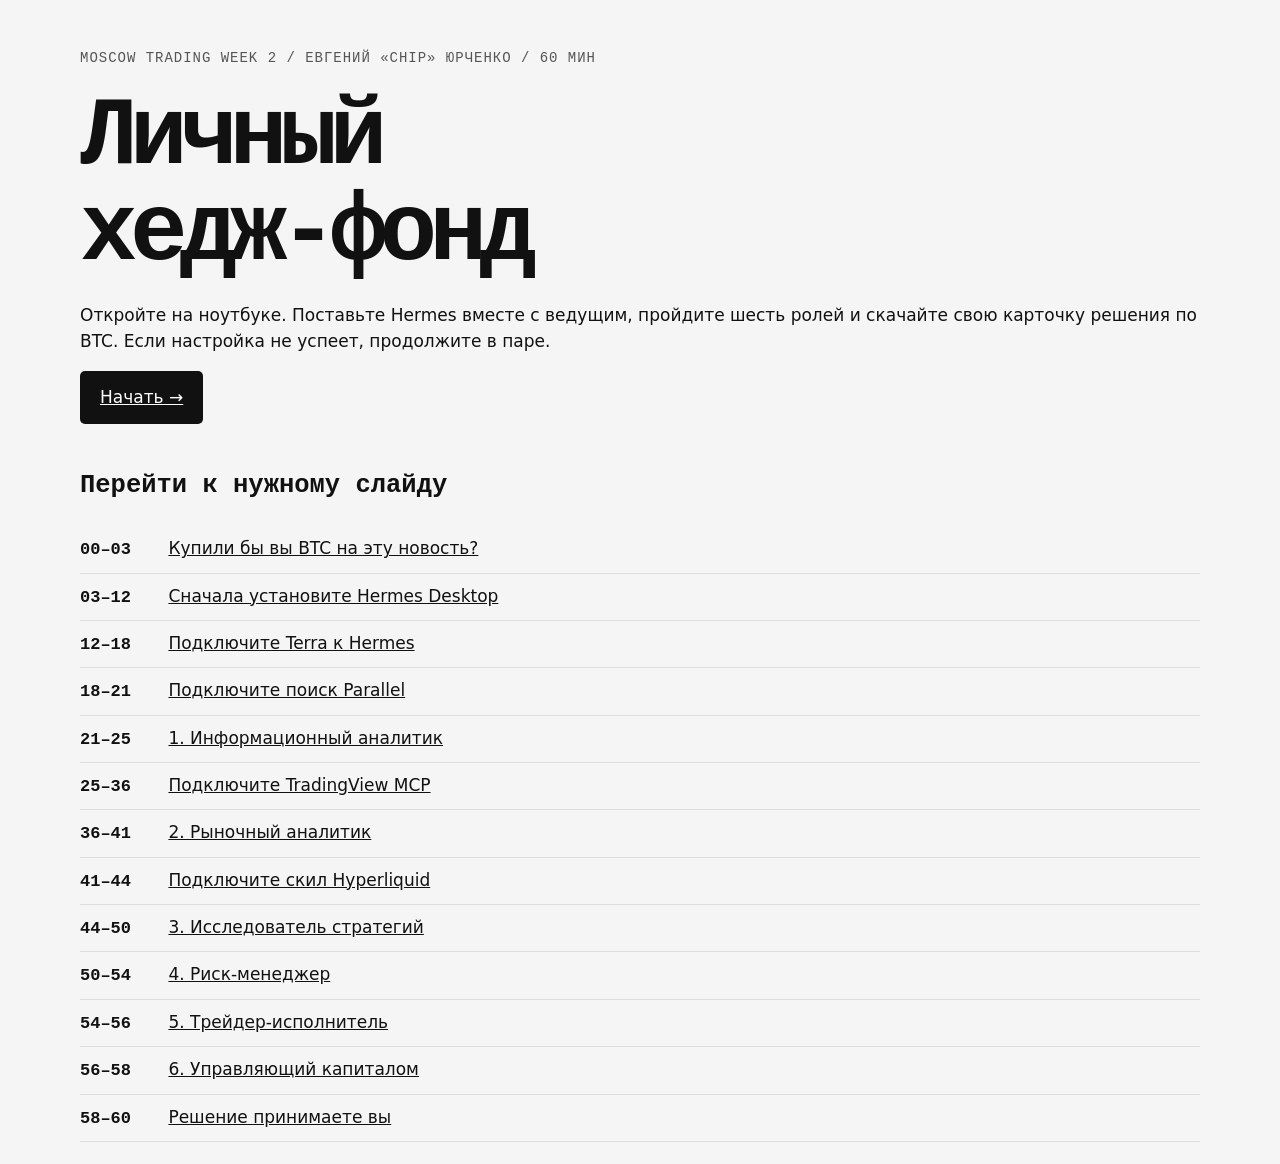
<file: presentations/2026-11-19-mtw2-workshop/index.html>
<!doctype html><html lang="ru"><head><meta charset="utf-8"><meta name="viewport" content="width=device-width,initial-scale=1"><title>Личный хедж-фонд · Практика MTW2</title><style>body{margin:0;background:#f5f5f5;color:#111;font:17px/1.55 system-ui,sans-serif}main{width:min(1120px,calc(100% - 40px));margin:auto;padding:48px 0}h1,h2,.meta{font-family:ui-monospace,monospace}h1{font-size:clamp(40px,8vw,96px);line-height:1;letter-spacing:-.08em;margin:20px 0}.meta{font-size:14px;letter-spacing:.07em;color:#555}.button{display:inline-block;background:#111;color:#fff;padding:13px 20px;border-radius:5px}.grid{display:grid;grid-template-columns:repeat(auto-fit,minmax(min(100%,245px),1fr));gap:12px}.tile{background:white;border:1px solid #ddd;border-top:2px solid #222;padding:16px;display:grid;grid-template-columns:78px 1fr;gap:12px;align-items:center;text-decoration:none;color:#111}.tile:hover{border-color:#555}.tile img{width:78px}.tile small{display:block;color:#555}.task{background:white;margin:12px 0;border-left:3px solid #111;padding:15px 18px}a{color:inherit}section{margin-top:42px}.agenda p{border-bottom:1px solid #ddd;padding:9px 0;margin:0}.agenda b{display:inline-block;min-width:83px;font-family:monospace}.fine{color:#555;font-size:14px}</style></head><body><main><header><div class="meta">MOSCOW TRADING WEEK 2 / ЕВГЕНИЙ «CHIP» ЮРЧЕНКО / 60 МИН</div><h1>Личный<br>хедж-фонд</h1><p>Откройте на ноутбуке. Поставьте Hermes вместе с ведущим, пройдите шесть ролей и скачайте свою карточку решения по BTC. Если настройка не успеет, продолжите в паре.</p><a class="button" href="slides.html">Начать →</a></header><section class="agenda" id="tasks"><h2>Перейти к нужному слайду</h2><p><b>00–03</b> <a href="slides.html#cover">Купили бы вы BTC на эту новость?</a></p><p id="setup"><b>03–12</b> <a href="slides.html#setup">Сначала установите Hermes Desktop</a></p><p><b>12–18</b> <a href="slides.html#model">Подключите Terra к Hermes</a></p><p><b>18–21</b> <a href="slides.html#parallel">Подключите поиск Parallel</a></p><p><b>21–25</b> <a href="slides.html#brief">1. Информационный аналитик</a></p><p><b>25–36</b> <a href="slides.html#tv-connect">Подключите TradingView MCP</a></p><p id="tv-setup"><b>36–41</b> <a href="slides.html#analysis">2. Рыночный аналитик</a></p><p><b>41–44</b> <a href="slides.html#hl-connect">Подключите скил Hyperliquid</a></p><p id="skills"><b>44–50</b> <a href="slides.html#research">3. Исследователь стратегий</a></p><p><b>50–54</b> <a href="slides.html#risk">4. Риск-менеджер</a></p><p><b>54–56</b> <a href="slides.html#ticket">5. Трейдер-исполнитель</a></p><p><b>56–58</b> <a href="slides.html#capital">6. Управляющий капиталом</a></p><p><b>58–60</b> <a href="slides.html#close">Решение принимаете вы</a></p></section></main></body></html>
</file>
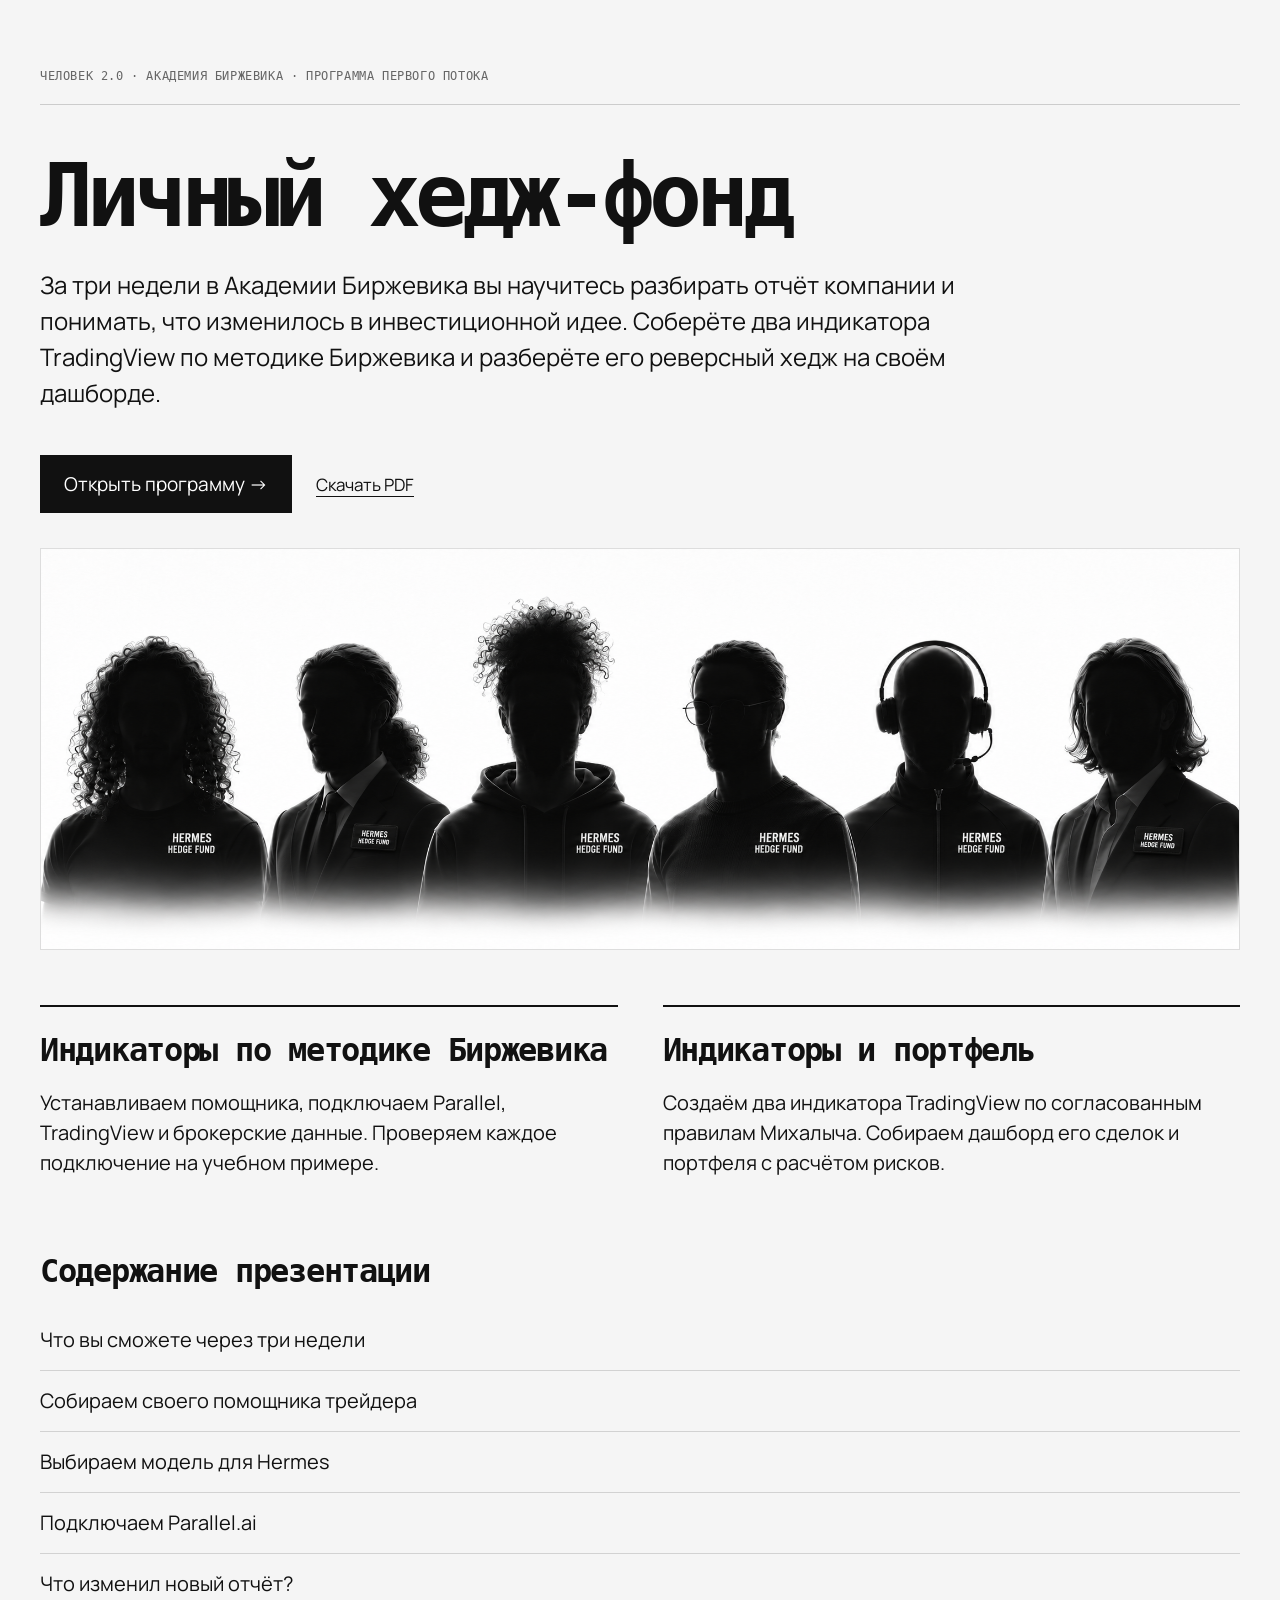
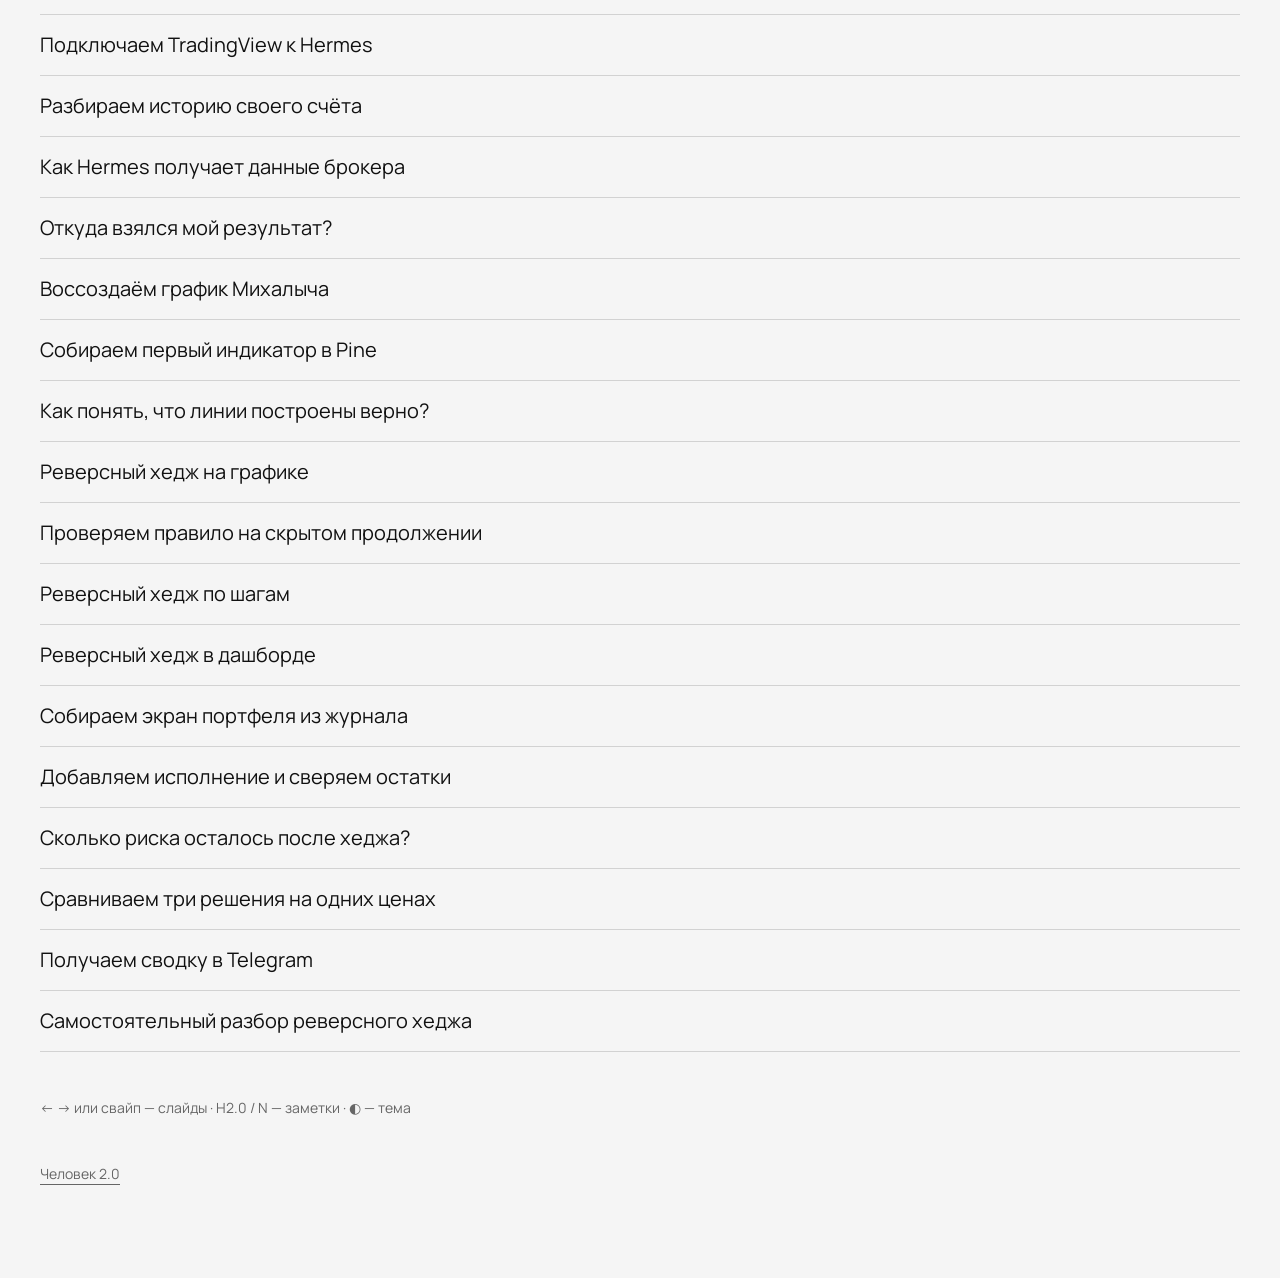
<file: presentations/2026-11-22-personal-hedge-fund-birzhevik/index.html>
<!doctype html><html lang="ru"><head><meta charset="utf-8"><meta name="viewport" content="width=device-width,initial-scale=1"><title>Личный хедж-фонд</title><meta name="description" content="За три недели в Академии Биржевика вы научитесь разбирать отчёт компании и понимать, что изменилось в инвестиционной идее. Соберёте два индикатора TradingView по методике Биржевика и разберёте его реверсный хедж на своём дашборде."><link rel="canonical" href="https://human20.app/presentations/personal-hedge-fund-birzhevik/"><style>@font-face{font-family:Mono;font-weight:400;src:url(font-1.ttf) format("truetype");font-display:swap;}
@font-face{font-family:Mono;font-weight:700;src:url(font-2.ttf) format("truetype");font-display:swap;}
@font-face{font-family:Body;font-weight:100 900;src:url(font-3.ttf) format("truetype");font-display:swap;}body{margin:0;background:#f5f5f5;color:#111;font:20px/1.5 Body,Arial,sans-serif}main{max-width:1200px;margin:auto;padding:55px 25px 80px}h1{font:700 clamp(44px,7.5vw,88px)/1.04 Mono,monospace;letter-spacing:-.07em;max-width:1120px;margin:45px 0 25px}h2{font:700 32px/1.15 Mono,monospace;letter-spacing:-.04em;margin:0 0 20px}.meta{font:12px/1.6 Mono,monospace;color:#666;letter-spacing:.05em;border-bottom:1px solid #ccc;padding-bottom:18px}.lead{font-size:24px;max-width:950px}.button{display:inline-block;background:#111;color:white;padding:15px 24px;text-decoration:none;font-size:19px;margin:20px 0 35px}a{color:inherit;text-underline-offset:5px}a:focus-visible{outline:3px solid #111;outline-offset:5px}.pdf-link{margin-left:24px;font-size:17px;white-space:nowrap;display:inline-block}.hero{display:block;background:#fff;border:1px solid #ddd;padding:0;margin-bottom:55px;text-decoration:none;overflow:hidden}.hero img{width:100%;display:block}.grid{display:grid;grid-template-columns:1fr 1fr;gap:45px;margin-bottom:55px}.card{border-top:2px solid #111;padding-top:25px}ul{padding:0;list-style:none}li{border-bottom:1px solid #d2d2d2;padding:15px 0}li a{display:block;text-decoration:none}li a:hover{text-decoration:underline}.foot{font-size:14px;color:#666;margin-top:45px}@media(max-width:700px){main{padding-top:30px}.grid{grid-template-columns:1fr;gap:25px}.lead{font-size:20px}h2{font-size:26px}.hero{margin-left:-25px;margin-right:-25px;border-left:0;border-right:0}.button{font-size:17px;margin-bottom:18px}.pdf-link{display:block;margin:0 0 30px}}
</style></head><body><main><p class="meta">ЧЕЛОВЕК 2.0 · АКАДЕМИЯ БИРЖЕВИКА · ПРОГРАММА ПЕРВОГО ПОТОКА</p><h1>Личный хедж-фонд</h1><p class="lead">За три недели в Академии Биржевика вы научитесь разбирать отчёт компании и понимать, что изменилось в инвестиционной идее. Соберёте два индикатора TradingView по методике Биржевика и разберёте его реверсный хедж на своём дашборде.</p><a class="button" href="slides.html#cover">Открыть программу →</a><a class="pdf-link" href="programma.pdf">Скачать PDF</a><a class="hero" href="slides.html#cover"><img src="team.png" alt="Команда ИИ-помощников"></a><section class="grid"><div class="card"><h2>Индикаторы по методике Биржевика</h2><p>Устанавливаем помощника, подключаем Parallel, TradingView и брокерские данные. Проверяем каждое подключение на учебном примере.</p></div><div class="card"><h2>Индикаторы и портфель</h2><p>Создаём два индикатора TradingView по согласованным правилам Михалыча. Собираем дашборд его сделок и портфеля с расчётом рисков.</p></div></section><section><h2>Содержание презентации</h2><ul><li><a href="slides.html#overview">Что вы сможете через три недели</a></li><li><a href="slides.html#lesson-1">Собираем своего помощника трейдера</a></li><li><a href="slides.html#model">Выбираем модель для Hermes</a></li><li><a href="slides.html#parallel">Подключаем Parallel.ai</a></li><li><a href="slides.html#company">Что изменил новый отчёт?</a></li><li><a href="slides.html#tradingview">Подключаем TradingView к Hermes</a></li><li><a href="slides.html#lesson-2">Разбираем историю своего счёта</a></li><li><a href="slides.html#brokers">Как Hermes получает данные брокера</a></li><li><a href="slides.html#trading-review">Откуда взялся мой результат?</a></li><li><a href="slides.html#lesson-3">Воссоздаём график Михалыча</a></li><li><a href="slides.html#pine-build">Собираем первый индикатор в Pine</a></li><li><a href="slides.html#pine-check">Как понять, что линии построены верно?</a></li><li><a href="slides.html#lesson-4">Реверсный хедж на графике</a></li><li><a href="slides.html#rule-replay">Проверяем правило на скрытом продолжении</a></li><li><a href="slides.html#reverse-hedge">Реверсный хедж по шагам</a></li><li><a href="slides.html#lesson-5">Реверсный хедж в дашборде</a></li><li><a href="slides.html#dashboard-build">Собираем экран портфеля из журнала</a></li><li><a href="slides.html#dashboard-reconcile">Добавляем исполнение и сверяем остатки</a></li><li><a href="slides.html#lesson-6">Сколько риска осталось после хеджа?</a></li><li><a href="slides.html#risk-scenarios">Сравниваем три решения на одних ценах</a></li><li><a href="slides.html#telegram">Получаем сводку в Telegram</a></li><li><a href="slides.html#final">Самостоятельный разбор реверсного хеджа</a></li></ul></section><p class="foot">← → или свайп — слайды · H2.0 / N — заметки · ◐ — тема</p><p class="foot"><a href="https://human20.app/">Человек 2.0</a></p></main><script>
if (['localhost', '127.0.0.1'].includes(location.hostname)) {
  const version = '239bee72ec2cba9437d9f8a4f273c3ee619628d338a11be4b1a2f62062b73375';
  async function checkPreview() {
    try {
      const response = await fetch('index.html.version', {cache: 'no-store'});
      if (response.ok) {
        const next = await response.text();
        if (next.trim() && next.trim() !== version) {
          location.reload();
          return;
        }
      }
    } catch {
      // Retry when the local preview server is available again.
    }
    setTimeout(checkPreview, 1000);
  }
  setTimeout(checkPreview, 1000);
}
</script></body></html>
</file>
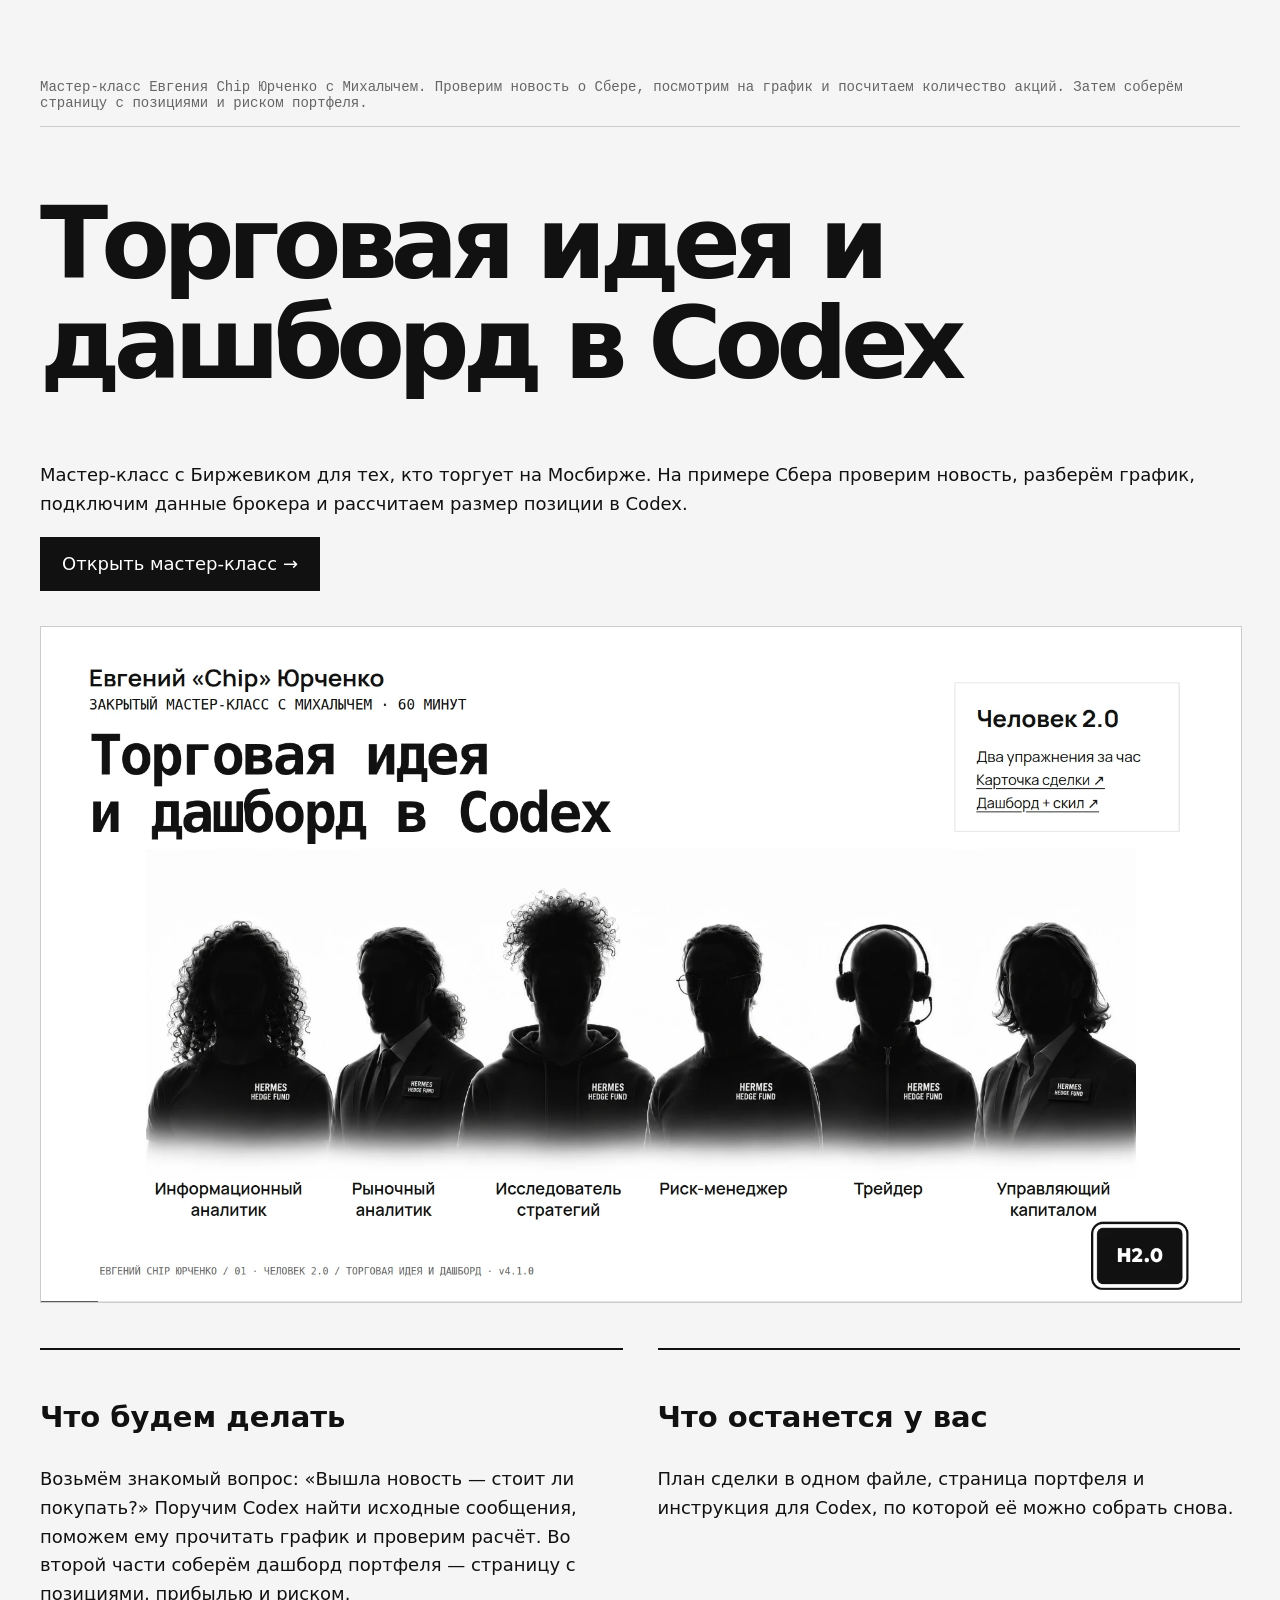
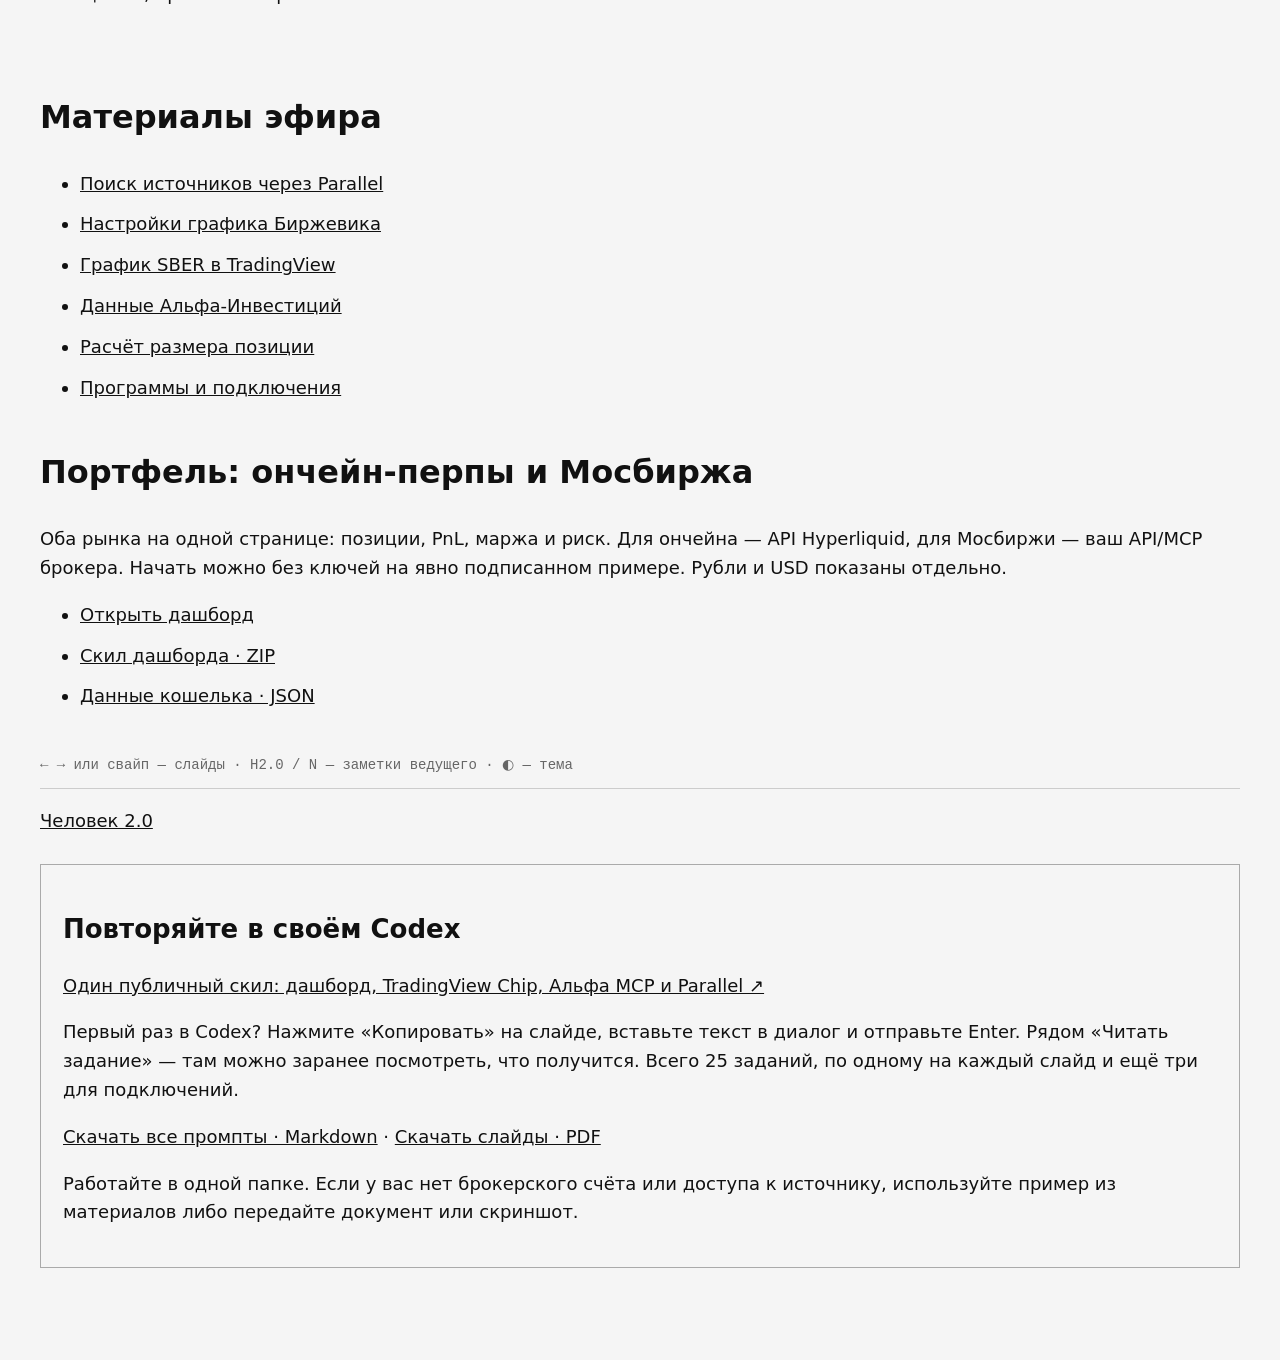
<file: presentations/2026-11-22-personal-hedge-fund-workshop/index.html>
<!DOCTYPE html>

<html lang="ru"><head><meta charset="utf-8"/><meta content="width=device-width,initial-scale=1" name="viewport"/><title>Торговая идея и дашборд в Codex · Человек 2.0</title><link href="https://human20.app/presentations/personal-hedge-fund/" rel="canonical"/><style>body{margin:0;background:#f5f5f5;color:#111;font:18px/1.6 system-ui}main{max-width:1050px;margin:auto;padding:65px 25px}h1{font-size:clamp(48px,9vw,100px);line-height:1;letter-spacing:-.07em}h2{font-size:32px}a{color:inherit} .button{display:inline-block;background:#111;color:white;padding:16px 25px;text-decoration:none}.grid{display:grid;grid-template-columns:repeat(auto-fit,minmax(240px,1fr));gap:18px}.card{background:white;padding:25px;border:1px solid #ddd}li{margin:12px 0}.meta{font:14px monospace;color:#666}section{margin:45px 0}</style><style>.hero{display:block;width:100%;border:1px solid #ccc;margin:35px 0}.hero img{display:block;width:100%;height:auto}.grid{gap:35px}.card{background:none;border:0;border-top:2px solid #111;padding:20px 0}.card h2{font-size:29px}.button{padding:13px 22px}.meta{padding-bottom:15px;border-bottom:1px solid #ccc}main{max-width:1200px}</style></head><body><main><p class="meta">Мастер-класс Евгения Chip Юрченко с Михалычем. Проверим новость о Сбере, посмотрим на график и посчитаем количество акций. Затем соберём страницу с позициями и риском портфеля.</p><h1>Торговая идея и дашборд в Codex</h1><p>Мастер-класс с Биржевиком для тех, кто торгует на Мосбирже. На примере Сбера проверим новость, разберём график, подключим данные брокера и рассчитаем размер позиции в Codex.</p><p><a class="button" href="slides.html#cover">Открыть мастер-класс →</a></p><a class="hero" href="slides.html#cover"><img alt="Торговая идея и дашборд в Codex · обложка мастер-класса" src="cover.webp"/></a><section class="grid"><div class="card"><h2>Что будем делать</h2><p>Возьмём знакомый вопрос: «Вышла новость — стоит ли покупать?» Поручим Codex найти исходные сообщения, поможем ему прочитать график и проверим расчёт. Во второй части соберём дашборд портфеля — страницу с позициями, прибылью и риском.</p></div><div class="card"><h2>Что останется у вас</h2><p>План сделки в одном файле, страница портфеля и инструкция для Codex, по которой её можно собрать снова.</p></div></section><section><h2>Материалы эфира</h2><ul><li><a href="slides.html#parallel">Поиск источников через Parallel</a></li><li><a href="slides.html#chart-settings">Настройки графика Биржевика</a></li><li><a href="slides.html#tradingview">График SBER в TradingView</a></li><li><a href="slides.html#alfa">Данные Альфа-Инвестиций</a></li><li><a href="slides.html#size">Расчёт размера позиции</a></li><li><a href="slides.html#setup">Программы и подключения</a></li></ul></section><section><h2>Портфель: ончейн-перпы и Мосбиржа</h2><p>Оба рынка на одной странице: позиции, PnL, маржа и риск. Для ончейна — API Hyperliquid, для Мосбиржи — ваш API/MCP брокера. Начать можно без ключей на явно подписанном примере. Рубли и USD показаны отдельно.</p><ul><li><a href="dashboard.html">Открыть дашборд</a></li><li><a href="perps-dashboard-skill.zip">Скил дашборда · ZIP</a></li><li><a href="portfolio.json">Данные кошелька · JSON</a></li></ul></section><p class="meta">← → или свайп — слайды · H2.0 / N — заметки ведущего · ◐ — тема</p><p><a href="https://human20.app/">Человек 2.0</a></p><section class="practice-downloads" style="margin:28px 0;padding:22px;border:1px solid #aaa"><h2 style="font-size:26px">Повторяйте в своём Codex</h2><p><a href="https://github.com/evgyur/chip-hedge-fund-masterclass" rel="noopener" target="_blank">Один публичный скил: дашборд, TradingView Chip, Альфа MCP и Parallel ↗</a></p><p>Первый раз в Codex? Нажмите «Копировать» на слайде, вставьте текст в диалог и отправьте Enter. Рядом «Читать задание» — там можно заранее посмотреть, что получится. Всего 25 заданий, по одному на каждый слайд и ещё три для подключений.</p><p><a download="" href="prompts.md">Скачать все промпты · Markdown</a> · <a download="" href="workshop.pdf">Скачать слайды · PDF</a></p><p>Работайте в одной папке. Если у вас нет брокерского счёта или доступа к источнику, используйте пример из материалов либо передайте документ или скриншот.</p></section></main></body></html>
</file>
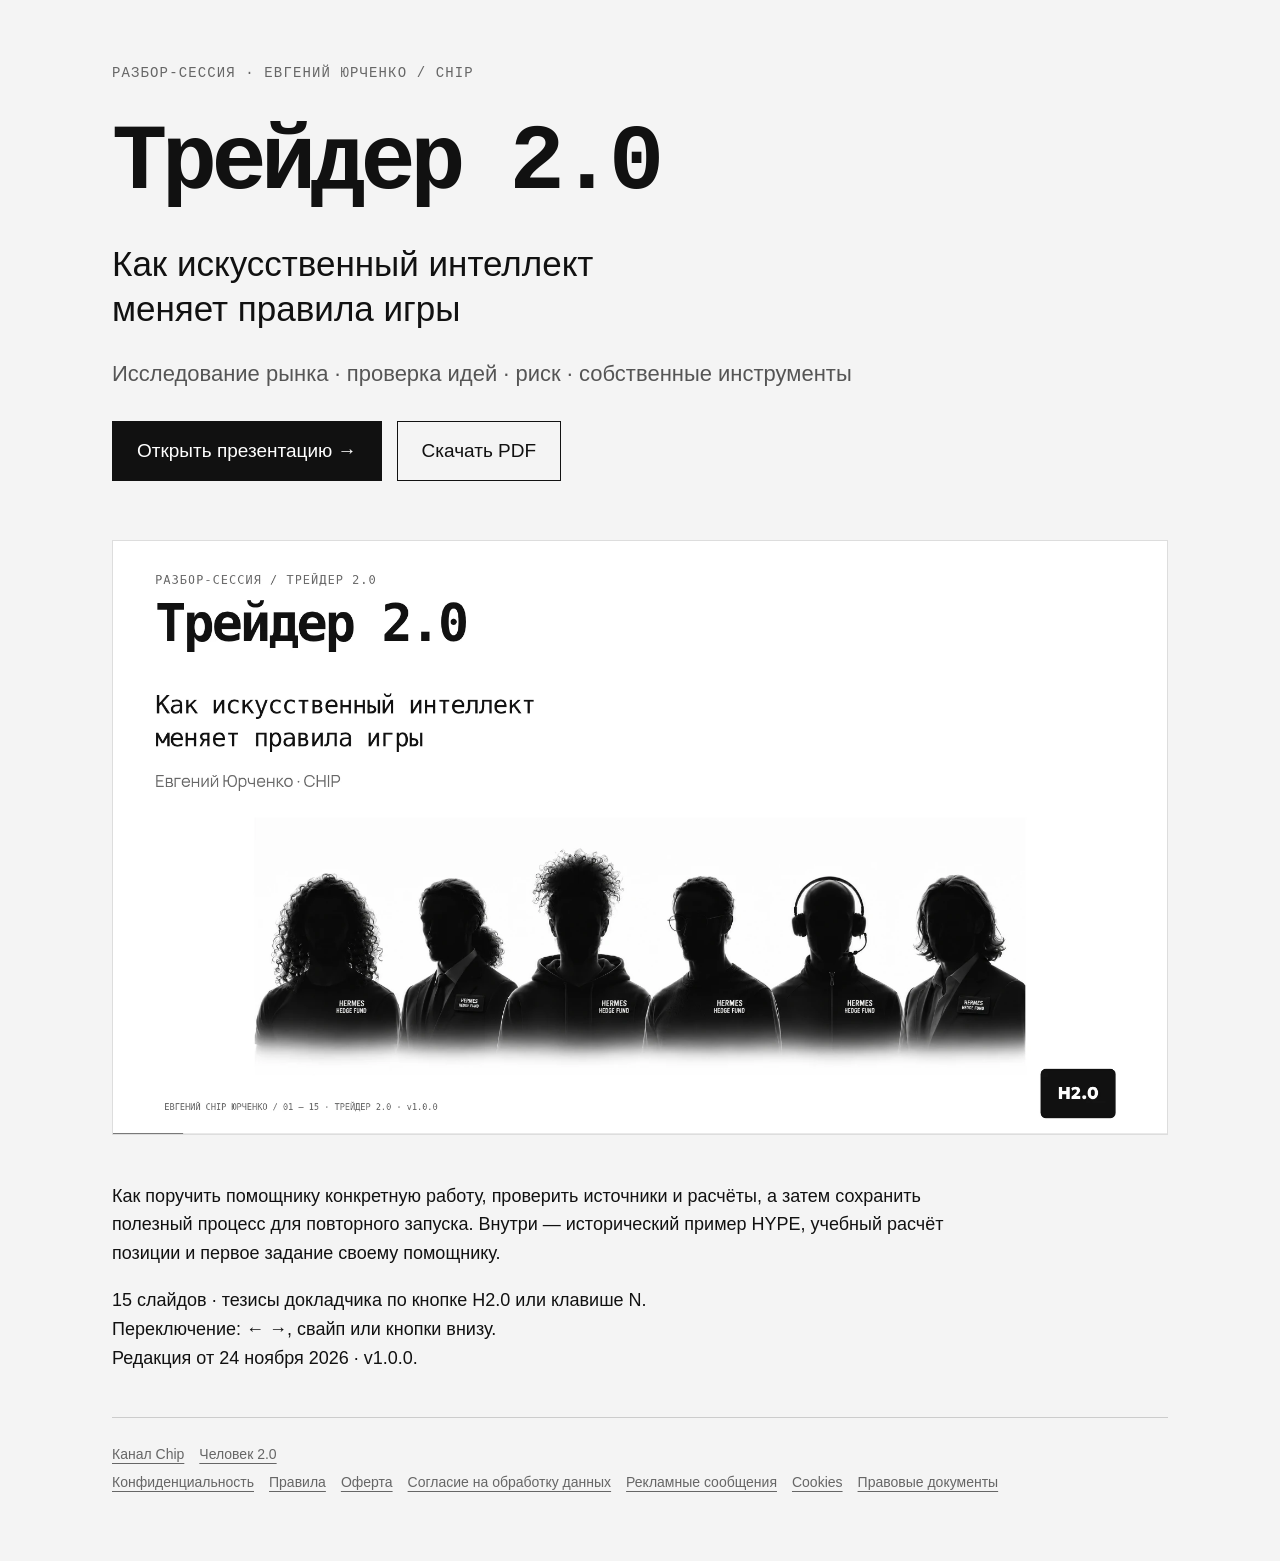
<file: presentations/2026-11-24-trader20-ai-talk/index.html>
<!doctype html><html lang="ru"><head><meta charset="utf-8"><meta name="viewport" content="width=device-width,initial-scale=1"><title>Трейдер 2.0 — презентация CHIP</title><meta name="description" content="Разбор-сессия Евгения Юрченко: как искусственный интеллект меняет правила игры."><link rel="canonical" href="https://human20.app/presentations/trader20-ai/"><link rel="stylesheet" href="fonts.css"><style>*{box-sizing:border-box}body{margin:0;background:#f4f4f4;color:#111;font-family:Arial,sans-serif}main{max-width:1120px;margin:auto;padding:65px 32px}.label{font:14px monospace;letter-spacing:.08em;color:#666}h1{font:700 clamp(50px,8vw,92px)/1.04 monospace;letter-spacing:-.06em;margin:35px 0 22px}h2{font-size:clamp(23px,4vw,35px);line-height:1.3;font-weight:400;max-width:900px}.author{font-size:22px;color:#555;margin:28px 0}.actions{display:flex;gap:15px;flex-wrap:wrap;margin:34px 0}a{color:inherit;text-underline-offset:4px}.btn{padding:18px 24px;border:1px solid #111;text-decoration:none;font-size:19px}.primary{background:#111;color:white}.cover{width:100%;margin:25px 0;border:1px solid #ddd;background:white}.info{font-size:18px;line-height:1.6;max-width:850px}footer{font-size:14px;color:#666;border-top:1px solid #ccc;margin-top:45px;padding-top:22px}footer a{display:inline-block;margin:6px 15px 6px 0}@media(max-width:600px){main{padding:35px 22px}.btn{width:100%;text-align:center}h1{font-size:54px}}</style></head><body><main><div class="label">РАЗБОР-СЕССИЯ · ЕВГЕНИЙ ЮРЧЕНКО / CHIP</div><h1>Трейдер 2.0</h1><h2>Как искусственный интеллект<br>меняет правила игры</h2><p class="author">Исследование рынка · проверка идей · риск · собственные инструменты</p><div class="actions"><a class="btn primary" href="slides.html#cover">Открыть презентацию →</a><a class="btn" href="trader20-ai.pdf" download>Скачать PDF</a></div><img class="cover" src="cover.webp" alt="Обложка презентации Трейдер 2.0"><p class="info">Как поручить помощнику конкретную работу, проверить источники и расчёты, а затем сохранить полезный процесс для повторного запуска. Внутри — исторический пример HYPE, учебный расчёт позиции и первое задание своему помощнику.</p><p class="info">15 слайдов · тезисы докладчика по кнопке H2.0 или клавише N.<br>Переключение: ← →, свайп или кнопки внизу.<br>Редакция от 24 ноября 2026 · v1.0.0.</p><footer><a href="https://t.me/chipda">Канал Chip</a><a href="https://human20.app/">Человек 2.0</a><br><a href="/privacy">Конфиденциальность</a><a href="/rules">Правила</a><a href="/legal/offer">Оферта</a><a href="/legal/personal-data-consent">Согласие на обработку данных</a><a href="/legal/ads-consent">Рекламные сообщения</a><a href="/legal/cookies-consent">Cookies</a><a href="/legal">Правовые документы</a></footer></main></body></html>
</file>
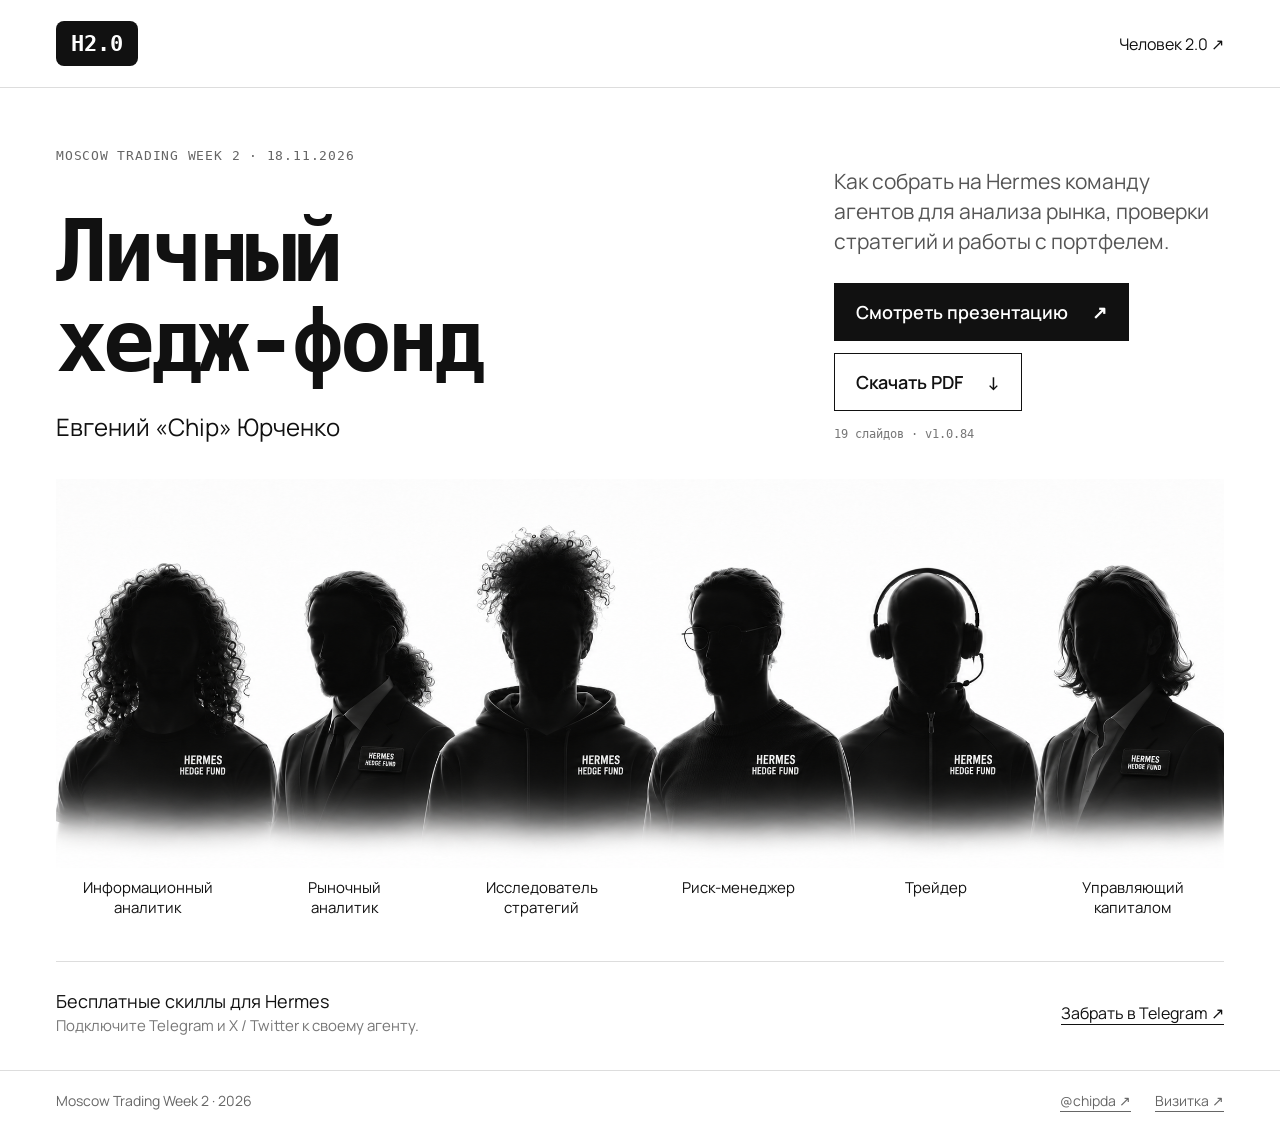
<file: presentations/2026-11-18-personal-hedge-fund/landing.html>
<!doctype html>
<html lang="ru">
<head>
<meta charset="utf-8"><meta name="viewport" content="width=device-width,initial-scale=1">
<title>Личный хедж-фонд — Евгений «Chip» Юрченко · MTW2</title>
<meta name="description" content="Презентация Евгения «Chip» Юрченко на Moscow Trading Week 2. Шесть функций личного хедж-фонда на Hermes: информация, анализ, исследование, риск, исполнение и капитал. Смотреть онлайн и скачать PDF.">
<link rel="canonical" href="https://human20.app/presentations/mtw2/">
<meta property="og:title" content="Личный хедж-фонд · Moscow Trading Week 2">
<meta property="og:description" content="Евгений «Chip» Юрченко. Презентация и PDF: как собрать команду агентов на Hermes.">
<meta property="og:image" content="https://human20.app/presentations/mtw2/team.png">
<meta property="og:type" content="website"><meta name="theme-color" content="#ffffff">
<link rel="stylesheet" href="fonts.css">
<style>
*{box-sizing:border-box}body{margin:0;background:#fff;color:#111;font-family:Body,Arial,sans-serif}a{color:inherit;text-underline-offset:5px}a:focus-visible{outline:2px solid #111;outline-offset:5px}header,main,footer{max-width:1440px;margin:auto;padding-inline:56px}.top{height:88px;display:flex;justify-content:space-between;align-items:center;border-bottom:1px solid #ddd}.brand{background:#111;color:white;text-decoration:none;font:bold 22px Mono,monospace;padding:10px 15px;border-radius:8px}.top>a:last-child{font-size:16px;text-decoration:none}.meta{font:13px/1.5 Mono,monospace;letter-spacing:.06em;text-transform:uppercase;color:#666}.hero{padding-top:58px}.intro{display:grid;grid-template-columns:1fr 390px;gap:48px;align-items:end}h1{font:700 clamp(48px,6.7vw,90px)/1.05 Mono,monospace;letter-spacing:-.055em;margin:22px 0 24px}h1 span{display:block}.author{font-size:24px;margin:0}.summary{font-size:21px;line-height:1.45;margin:0 0 26px;color:#555}.actions{display:flex;flex-wrap:wrap;gap:12px;align-items:center}.button{display:inline-flex;align-items:center;justify-content:space-between;gap:24px;padding:16px 21px;background:#111;color:#fff;text-decoration:none;font-size:18px;font-weight:600;border:1px solid #111;min-height:56px}.button.secondary{background:white;color:#111}.button:hover{background:#333;color:white}.revision{font:12px/1.5 Mono,monospace;color:#777;margin-top:14px}.team{margin:36px 0 0}.team img{display:block;width:100%;height:auto}.roles{display:grid;grid-template-columns:repeat(6,1fr);gap:14px;text-align:center;font-size:15px;line-height:1.3;margin-top:10px}.bottom{margin-top:44px;border-top:1px solid #ddd;padding:26px 0 32px;display:flex;justify-content:space-between;gap:32px;align-items:center}.bottom p{margin:0;font-size:18px;line-height:1.5}.bottom a{white-space:nowrap}.bottom small{display:block;color:#777;font-size:15px}footer{border-top:1px solid #ddd;padding-top:20px;padding-bottom:28px;display:flex;justify-content:space-between;gap:16px;font-size:14px;color:#666}.footlinks{display:flex;gap:24px}
@media(max-width:1000px){header,main,footer{padding-inline:28px}.intro{grid-template-columns:1fr;gap:24px}.intro>div:last-child{max-width:700px}.summary{max-width:620px}.hero{padding-top:36px}.roles{font-size:12px;gap:8px}.team{margin-top:30px}.bottom{margin-top:30px}}
@media(max-width:600px){header,main,footer{padding-inline:20px}.top{height:72px}.meta{font-size:11px}h1{font-size:46px}.author{font-size:19px}.summary{font-size:18px}.button{font-size:16px;padding:14px 16px;gap:16px}.roles{display:none}.team{margin-inline:-12px}.bottom{display:block;padding-block:22px}.bottom>a{display:inline-block;margin-top:16px}.bottom p{font-size:17px}footer{flex-direction:column}.revision{font-size:11px}}
</style>
</head>
<body>
<header class="top"><a class="brand" href="https://human20.app/" aria-label="Человек 2.0">H2.0</a><a href="https://human20.app/">Человек 2.0 ↗</a></header>
<main>
<section class="hero">
<div class="meta">Moscow Trading Week 2 · 18.11.2026</div>
<div class="intro"><div><h1>Личный<span>хедж-фонд</span></h1><p class="author">Евгений «Chip» Юрченко</p></div><div><p class="summary">Как собрать на Hermes команду агентов для анализа рынка, проверки стратегий и работы с портфелем.</p><div class="actions"><a class="button" href="index.html#cover">Смотреть презентацию <span aria-hidden="true">↗</span></a><a class="button secondary" href="mtw2.pdf" download>Скачать PDF <span aria-hidden="true">↓</span></a></div><div class="revision">19 слайдов · v1.0.84</div></div></div>
<figure class="team"><img src="team.png" width="2172" height="724" alt="Шесть участников команды Hermes Hedge Fund"><figcaption class="roles"><span>Информационный<br>аналитик</span><span>Рыночный<br>аналитик</span><span>Исследователь<br>стратегий</span><span>Риск-менеджер</span><span>Трейдер</span><span>Управляющий<br>капиталом</span></figcaption></figure>
</section>
<section class="bottom"><p>Бесплатные скиллы для Hermes<small>Подключите Telegram и X / Twitter к своему агенту.</small></p><a href="https://t.me/human20salesbot">Забрать в Telegram ↗</a></section>
</main>
<footer><span>Moscow Trading Week 2 · 2026</span><div class="footlinks"><a href="https://t.me/chipda">@chipda ↗</a><a href="https://evgyur.pro">Визитка ↗</a></div></footer>
</body></html>
</file>
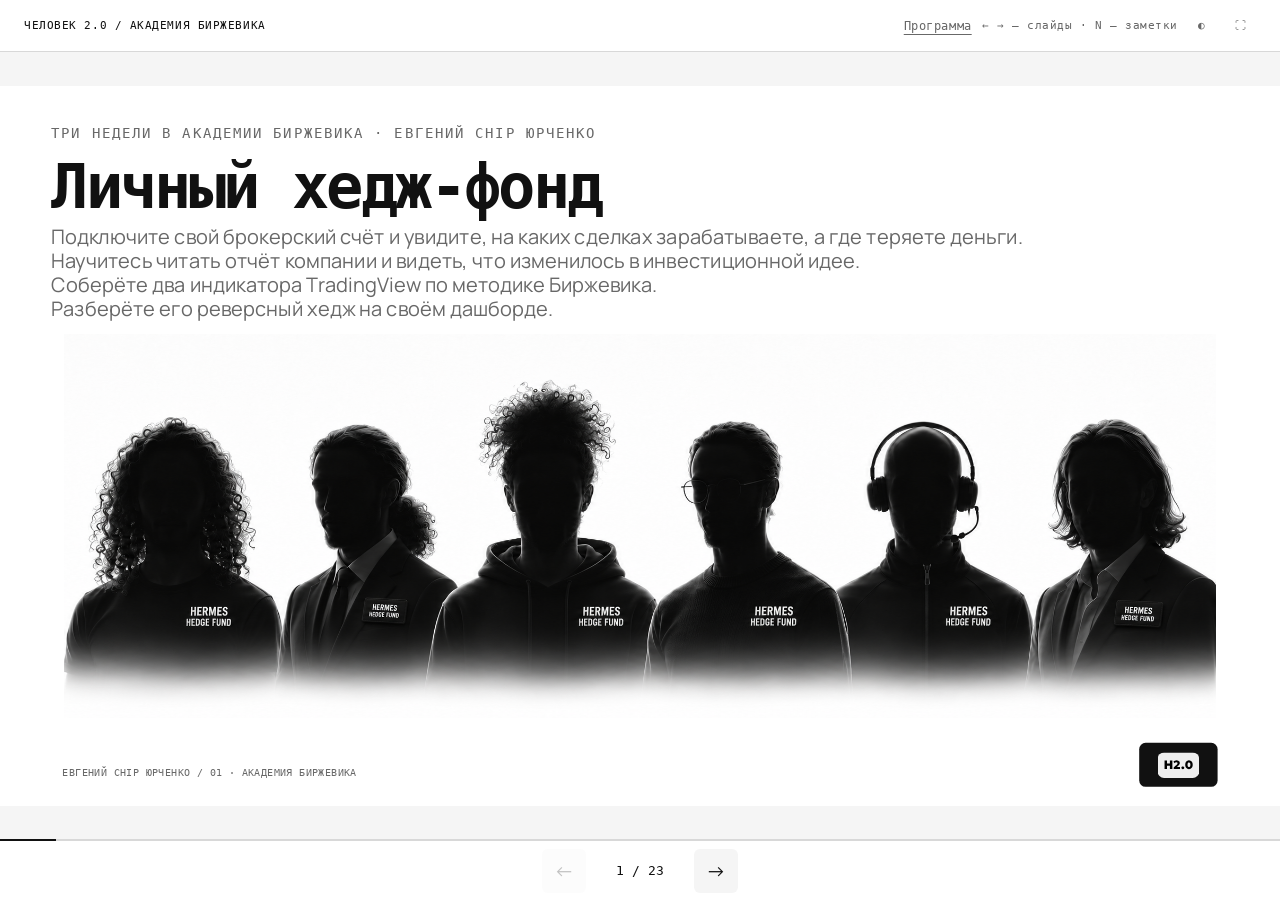
<file: presentations/2026-11-22-personal-hedge-fund-birzhevik/slides.html>
<!doctype html><html lang="ru" data-theme="light"><head><meta charset="utf-8"><meta name="viewport" content="width=device-width,initial-scale=1"><meta name="color-scheme" content="light dark"><title>Личный хедж-фонд</title><link rel="canonical" href="https://human20.app/presentations/personal-hedge-fund-birzhevik/slides.html"><style>@font-face{font-family:Mono;font-weight:400;src:url(font-1.ttf) format("truetype");font-display:swap;}
@font-face{font-family:Mono;font-weight:700;src:url(font-2.ttf) format("truetype");font-display:swap;}
@font-face{font-family:Body;font-weight:100 900;src:url(font-3.ttf) format("truetype");font-display:swap;}

:root{--paper:#fff;--surface:#f5f5f5;--ink:#111;--muted:#686868;--line:#d8d8d8;--shadow:0 24px 80px #0002;--scale:1;color-scheme:light}
:root[data-theme=dark]{--paper:#171717;--surface:#242424;--ink:#f4f4f4;--muted:#b8b8b8;--line:#494949;--shadow:0 24px 80px #0008;color-scheme:dark}
*{box-sizing:border-box}html,body{margin:0;height:100%;background:var(--surface);color:var(--ink)}body{font-family:Body,Arial,sans-serif}button,a{touch-action:manipulation}button{cursor:pointer;font:inherit}button:focus-visible,a:focus-visible{outline:3px solid var(--ink);outline-offset:5px}a{color:inherit;text-underline-offset:4px}button:disabled{opacity:.25;cursor:default}
.chrome{position:fixed;z-index:4;top:0;left:0;right:0;height:52px;padding:0 24px;display:flex;align-items:center;justify-content:space-between;border-bottom:1px solid var(--line);background:var(--paper);font-family:Mono,monospace;font-size:11px;letter-spacing:.05em}.chrome-right{display:flex;gap:10px;align-items:center}.chrome button{border:0;background:none;color:var(--muted);min-height:44px;padding:0 10px}.hint{color:var(--muted)}
.viewport{position:absolute;top:52px;bottom:60px;left:0;right:0;overflow:hidden}.slide{position:absolute;top:50%;left:50%;width:1600px;height:900px;padding:65px 78px 80px;background:var(--paper);transform:translate(-50%,-50%) scale(var(--scale));transform-origin:center;display:none;isolation:isolate}.slide.active{display:flex;flex-direction:column}.eyebrow,.micro{font-family:Mono,monospace;font-size:18px;letter-spacing:.09em;text-transform:uppercase;color:var(--muted)}h1,h2,h3,p{margin:0}h1,h2{font-family:Mono,monospace;font-size:54px;line-height:1.14;font-weight:700;letter-spacing:-.045em;margin-top:22px;white-space:pre-line}h1{font-size:108px;line-height:1.03;letter-spacing:-.065em}.lead{font-size:25px;line-height:1.45;max-width:1330px;color:var(--muted);margin-top:19px}.content{margin-top:36px;flex:1;min-height:0}.takeaway{font-size:25px;line-height:1.32;border-top:2px solid var(--line);padding-top:17px;margin-top:20px;font-weight:650;max-width:1340px}.caption{font-size:16px;line-height:1.4;color:var(--muted);margin-top:10px;max-width:1340px}.slide-footer{position:absolute;left:78px;right:78px;bottom:24px;display:flex;align-items:center;justify-content:space-between;height:36px}.slide-footer>span{font-family:Mono,monospace;color:var(--muted);font-size:13px}.speaker-trigger{position:relative;min-width:124px;min-height:46px;background:var(--ink);border:1px solid var(--ink);border-radius:5px;color:var(--paper);font:700 22px Mono,monospace;letter-spacing:-.08em;transition:transform .15s}.speaker-trigger:hover,.speaker-trigger[aria-expanded=true]{transform:translateY(-3px);box-shadow:0 6px 0 var(--line)}.speaker-trigger small{font:11px Body,sans-serif;letter-spacing:0;margin-left:10px;opacity:.8}
.controls{height:60px;position:fixed;z-index:5;bottom:0;left:0;right:0;background:var(--paper);border-top:1px solid var(--line);display:flex;justify-content:center;align-items:center;gap:18px}.controls button{min-width:44px;min-height:44px;border:0;background:var(--surface);color:var(--ink);border-radius:6px;font-size:20px}.counter{font:13px Mono,monospace;min-width:72px;text-align:center}.progress{position:absolute;left:0;right:0;top:-2px;height:2px;background:var(--line)}.progress>i{display:block;height:100%;background:var(--ink);width:0;transition:width .2s}
.cover-grid{display:grid;grid-template-columns:1.1fr 1fr;gap:100px;height:100%;align-items:center}.cover-promise{font-size:34px;line-height:1.4;max-width:690px}.agent-block{border:1px solid var(--line);padding:35px;background:var(--surface);transform:rotate(-3deg)}.agent-block>strong{font:700 62px Mono,monospace;display:block;margin:20px 0;letter-spacing:-.08em}.agent-block .micro{font-size:13px}.tab-stack{display:grid;grid-template-columns:1fr 1fr;gap:10px}.tab-stack span{border-top:1px solid var(--line);padding:13px 0;font-size:23px}.cover .content{margin-top:0}.cover h1{margin-top:16px}.cover .lead{display:none}
.compare{display:grid;grid-template-columns:1fr 1fr;gap:50px}.compare-col{padding:32px 36px;background:var(--surface)}.compare-col:last-child{border:2px solid var(--ink);background:var(--paper)}.compare-row{padding:23px 0;border-bottom:1px solid var(--line);font-size:28px;display:flex;gap:20px;align-items:center}.compare-row span{font:18px Mono;color:var(--muted)}
.team-grid{display:grid;grid-template-columns:repeat(3,1fr);gap:25px 45px}.teammate{display:flex;align-items:center;gap:22px;min-width:0}.teammate img{width:154px;height:154px;border-radius:50%;border:1px solid var(--line);object-fit:cover}.teammate h3{font-size:26px;margin-bottom:8px}.teammate p{font-size:20px;line-height:1.35;color:var(--muted)}
.flow{display:grid;grid-auto-flow:column;grid-auto-columns:minmax(0,1fr);gap:16px}.flow-cell{padding:25px 23px;min-width:0;background:var(--surface);border-top:3px solid var(--ink)}.flow-cell:not(:last-child){position:relative}.flow-cell:not(:last-child):after{content:'→';position:absolute;right:-14px;top:30px;font-size:25px;z-index:1}.flow-cell .micro{font-size:15px;line-height:1.45;display:block;min-height:28px}.flow-cell h3{font-size:29px;line-height:1.15;margin-top:17px}.flow-cell p{font-size:21px;line-height:1.4;margin-top:16px;color:var(--muted)}.request{border-left:3px solid var(--ink);padding:12px 26px;margin-top:30px}.request .micro{font-size:14px}.request p{font-size:24px;line-height:1.45;margin-top:12px;max-width:1200px}
.sources-grid{display:grid;grid-template-columns:1fr 1fr 220px;gap:40px}.source-column h3{font-size:30px;margin-top:18px}.source-column ul{padding-left:24px;margin:22px 0 0}.source-column li{font-size:23px;line-height:1.45;margin-bottom:15px}.qr-panel{display:flex;flex-direction:column;align-items:center;padding-top:5px;gap:10px}.qr-panel img{width:172px;height:172px}.qr-panel strong{font-size:27px}.qr-panel span,.qr-panel a{font-size:17px}.qr-panel small{font-size:14px;color:var(--muted);text-align:center}
.market-list{border-top:1px solid var(--line)}.market-row{display:grid;grid-template-columns:65px 390px 1fr;gap:18px;align-items:center;padding:18px 0;border-bottom:1px solid var(--line)}.market-row b{font:24px Mono;color:var(--muted)}.market-row h3{font-size:25px}.market-row p{font-size:24px;line-height:1.3;color:var(--muted)}
.hype-layout{display:grid;grid-template-columns:minmax(0,1fr) 325px;gap:32px;align-items:start}.chart-box{min-width:0}.chart{width:100%;height:330px}.gridline{stroke:var(--line);stroke-width:1}.axis{fill:var(--muted);font:17px Mono,monospace}.axis.emphasis{fill:var(--ink);font-weight:700}.level{stroke:var(--muted);stroke-dasharray:6 6;stroke-width:1.4}.chart-caption{font:14px Mono;color:var(--muted);margin-top:4px}.case-sidebar{display:grid;gap:14px}.case-metric b{display:block;font:700 36px Mono;letter-spacing:-.05em}.case-metric span{display:block;font-size:19px;color:var(--muted);margin-top:5px}.intel{width:260px;border:1px solid var(--line)}.case-metric.final b{font-size:31px}.hype .content{margin-top:22px}
.research-result{display:flex;gap:40px;align-items:center;margin-top:30px;padding:22px 25px;border:1px solid var(--line)}.research-result span{font:17px Mono;color:var(--muted)}.research-result strong{font-size:27px}.research-flow .flow-cell h3{font-size:27px}.research-flow .flow-cell p{font-size:21px}.risk-layout{display:grid;grid-template-columns:240px 80px 350px 1fr;gap:25px;align-items:center}.positions{display:grid;gap:15px}.positions span{font:26px Mono;padding:20px;border:1px solid var(--line);text-align:center}.merge{font-size:64px;text-align:center}.risk-core{padding:35px 25px;border:2px solid var(--ink)}.risk-core strong{display:block;font-size:36px;line-height:1.2;margin-top:24px}.risk-core .micro{font-size:15px}.risk-output{display:grid;gap:18px;padding-left:20px}.risk-output div{font-size:25px;border-bottom:1px solid var(--line);padding-bottom:18px}.tools-line{font-size:22px;color:var(--muted);margin-top:30px}.proof-row{display:flex;justify-content:space-between;align-items:center;margin-top:34px;font-size:22px}.proof-row b{font-size:35px;font-weight:400;color:var(--muted)}
.buckets{display:grid;grid-template-columns:repeat(4,minmax(0,1fr));gap:22px}.bucket{padding:25px 22px;border:1px solid var(--line);background:var(--surface);min-height:245px}.bucket h3{font-size:27px;line-height:1.2;margin-top:20px}.bucket p{font-size:22px;line-height:1.4;color:var(--muted);margin-top:18px}.bucket-line{height:8px;background:var(--line);margin-top:25px}.allocation-line{font:22px Mono;margin-top:33px;line-height:1.5}.funding-grid{display:grid;grid-template-columns:1fr 1fr;gap:55px;align-items:start}.pair{display:grid;grid-template-columns:1fr 1fr;gap:15px}.leg{padding:35px 25px;border:2px solid var(--ink)}.leg strong{font:700 28px Mono;display:block;margin-top:20px}.pair-label{grid-column:1/-1;font-size:20px;color:var(--muted);margin-top:12px}.numbered{margin:0;padding-left:36px}.numbered li{font-size:26px;line-height:1.45;margin-bottom:25px;padding-left:8px}.contrast{display:grid;grid-template-columns:repeat(3,1fr);gap:35px;margin-top:27px}.contrast div{border-top:1px solid var(--line);padding-top:18px}.contrast strong{font:700 32px Mono;display:block}.contrast span{font-size:21px;color:var(--muted);display:block;margin-top:8px}.product-label{font:22px Mono;padding:25px 0;border-bottom:1px solid var(--line)}.closing-line{font:25px Mono;line-height:1.5;margin-top:42px}
.notes{position:fixed;z-index:20;right:26px;bottom:80px;width:min(590px,calc(100vw - 28px));max-height:min(76vh,820px);background:var(--paper);border:1px solid var(--line);border-radius:16px;box-shadow:var(--shadow);display:flex;flex-direction:column;opacity:0;visibility:hidden;transform:translateY(12px);transition:opacity .16s,transform .16s,visibility .16s;overflow:hidden}.notes.open{opacity:1;visibility:visible;transform:translateY(0)}.notes-top{padding:20px 24px 16px;display:flex;align-items:center;justify-content:space-between;border-bottom:1px solid var(--line);gap:15px}.notes-brand{display:flex;gap:12px;align-items:center}.notes-brand>b{font:700 25px Mono;letter-spacing:-.1em}.notes-brand span{font-size:12px;color:var(--muted);text-transform:uppercase;letter-spacing:.12em}.notes-actions{display:flex;gap:6px}.notes-actions button{min-height:40px;min-width:40px;border:1px solid var(--line);border-radius:6px;color:var(--ink);background:var(--surface);font-size:18px}.notes-actions button[aria-pressed=true]{background:var(--ink);color:var(--paper)}.notes-scroll{padding:22px 26px 26px;overflow:auto;overscroll-behavior-y:contain;min-height:0}.notes-title{font-size:20px;line-height:1.3;font-weight:700}.notes-point{font-size:18px;line-height:1.45;padding:15px 17px;background:var(--surface);border-left:3px solid var(--ink);margin:17px 0}.notes-list{padding:0;list-style:none;counter-reset:notes;margin:20px 0}.notes-list li{font-size:17px;line-height:1.55;margin:0 0 17px;position:relative;padding-left:33px}.notes-list li:before{counter-increment:notes;content:counter(notes,decimal-leading-zero);font:12px Mono;position:absolute;top:5px;left:0;color:var(--muted)}.transition{font-size:17px;line-height:1.5;border-top:1px solid var(--line);padding-top:17px}.transition b{font:11px Mono;display:block;color:var(--muted);text-transform:uppercase;letter-spacing:.1em;margin-bottom:8px}.note-sources{margin-top:18px;font-size:14px;line-height:1.6}.note-sources summary{cursor:pointer;color:var(--muted)}.note-sources a{display:block;margin-top:7px}.note-time{font:12px Mono;color:var(--muted);margin-top:13px}.notes-progress{height:3px;background:var(--line)}.notes-progress>span{height:100%;display:block;background:var(--ink)}
@media(max-width:650px){.chrome{padding:0 12px;font-size:10px}.hint{display:none}.chrome-right{gap:0}.notes{right:14px;bottom:75px;max-height:calc(100dvh - 140px)}.notes-scroll{padding:18px}.notes-list li{font-size:16px}.notes-title{font-size:18px}.notes-top{padding:14px 18px}.controls{gap:10px}}@media(prefers-reduced-motion:reduce){*{transition:none!important}}
@media print{body{background:white}.chrome,.controls,.notes,.speaker-trigger{display:none!important}.viewport{position:static;overflow:visible}.slide{display:flex!important;position:relative;left:0;top:0;transform:none;width:1600px;height:900px;page-break-after:always}.slide-footer{bottom:20px}@page{size:1600px 900px;margin:0}}

.cover .agent-block{padding:25px;transform:rotate(-2deg)}




.has-role header{position:relative}.has-role h2{max-width:1120px}.role-badge{position:absolute;right:0;top:0;width:252px;display:flex;align-items:center;gap:16px}.role-badge img{width:106px;height:106px;flex:none;object-fit:cover;border-radius:50%;border:1px solid var(--line)}.role-badge .micro{font-size:12px;display:block;margin-bottom:9px}.role-badge strong{font-size:21px;line-height:1.2;display:block}

/* Slide 2: competition and agent adoption. */
.competition-v2 h2{font-size:53px;margin-top:18px}
.competition-v2 .lead{font-size:25px;margin-top:15px}
.competition-v2 .content{margin-top:26px}
.competition-shift{display:grid;grid-template-columns:1fr 1fr;gap:38px}
.competition-shift section{padding:24px 28px;background:var(--surface)}
.competition-shift .competition-now{background:var(--paper);border:2px solid var(--ink);padding:22px 26px}
.competition-shift .micro{font-size:15px}
.competition-shift h3{font-size:28px;line-height:1.2;margin:13px 0 15px;max-width:590px}
.competition-shift p{font-size:22px;line-height:1.4;color:var(--muted)}
.competition-edge{border-top:1px solid var(--line);padding-top:15px;margin-top:17px}
.competition-edge b{font-size:20px;display:block;margin-bottom:6px}
.competition-edge p{color:var(--ink)}
.competition-jobs{font-size:22px;line-height:1.5;margin-top:22px;padding-top:15px;border-top:1px solid var(--line)}
.competition-stats{display:grid;grid-template-columns:1fr 1fr;gap:38px;margin-top:22px}
.competition-stats>div{display:flex;align-items:center;gap:24px}
.competition-stats strong{font:700 45px Mono,monospace;letter-spacing:-.06em;white-space:nowrap}
.competition-stats p{font-size:20px;line-height:1.4}
.competition-stats span{font-size:16px;color:var(--muted)}
.competition-source{font-size:14px;color:var(--muted);margin-top:14px}
.competition-v2 .takeaway{font-size:25px;margin-top:17px}
.source-brand{display:flex;align-items:center;gap:16px;min-height:44px}.source-logo{width:44px;height:44px;flex:none}.source-logo-x{width:36px;height:36px;color:var(--ink)}
.speaker-trigger{min-width:88px;min-height:55px;padding:0;border:0;background:transparent;border-radius:14px;line-height:0}.h20-brand-mark{display:block;width:88px;height:55px}:root[data-theme=dark] .h20-brand-mark{filter:invert(1)}

.intel-case-slide h2{font-size:43px;max-width:1120px}.intel-case-slide .lead{font-size:22px}.intel-case-slide .content{margin-top:22px}.intel-case{display:grid;grid-template-columns:460px 1fr;gap:32px;align-items:start}.intel-candle img{display:block;width:100%;height:540px;object-fit:contain;object-position:top left}.intel-event-list img{display:block;width:100%;max-height:480px;object-fit:contain;object-position:top left}.intel-event-list p{font-size:25px;line-height:1.3;margin-top:17px}.intel-case-slide .takeaway{font-size:23px}

/* Telegram brief example */
#brief h2{font-size:45px;max-width:1130px}#brief .lead{font-size:24px}#brief .trader-brief-layout{display:grid;grid-template-columns:385px 1fr;gap:48px;margin-top:26px;align-items:stretch}#brief .brief-roster{padding-top:20px}#brief .brief-roster>a{display:block;color:inherit;text-decoration:none;border-bottom:1px solid var(--line,#ccc);padding:14px 0}#brief .brief-roster b{display:block;font-size:29px}#brief .brief-roster a span{display:block;font-size:19px;color:var(--muted,#777);margin-top:6px}#brief .brief-roster-note{font-size:21px;line-height:1.6;margin-top:24px;color:var(--muted,#777)}#brief .tg-brief-window{border:1px solid #d0d9df;border-radius:15px;overflow:hidden;background:#dce8ed;color:#152432;box-shadow:0 10px 28px #15243210;font-family:Arial,sans-serif}#brief .tg-brief-top{height:70px;padding:10px 23px;display:flex;align-items:center;gap:13px;background:#fff}#brief .tg-avatar{display:grid;place-items:center;background:#6c9bb5;color:white;width:45px;height:45px;border-radius:50%;font-size:25px;font-weight:bold}#brief .tg-brief-top strong{font-size:23px}#brief .tg-brief-top small{display:block;font-size:15px;color:#8696a2;margin-top:3px}#brief .tg-menu{margin-left:auto;font-size:29px;color:#8396a3}#brief .tg-brief-chat{padding:10px 28px 12px;background:radial-gradient(ellipse at top right,#d5e4db,transparent 70%),#dce8ed}#brief .tg-brief-date{display:table;margin:0 auto 11px;border-radius:12px;background:#91a6af;color:#fff;font-size:14px;padding:4px 12px}#brief .tg-brief-bubble{background:white;border-radius:11px 11px 11px 3px;padding:17px 23px 8px;box-shadow:0 1px 2px #0001}#brief .tg-brief-bubble h3{font-family:Arial,sans-serif;font-size:25px;margin:0 0 12px;letter-spacing:0}#brief .tg-brief-bubble p{font-size:21px;line-height:1.29;margin:0 0 10px}#brief .tg-brief-bubble a{font-size:16px;color:#3186b7;text-decoration:none;white-space:nowrap}#brief .tg-brief-summary{border-left:3px solid #6da3bc;background:#edf5f8;padding:9px 12px;font-size:20px;line-height:1.3;border-radius:4px}#brief .tg-brief-time{text-align:right;font-size:13px;color:#8b9aa6;margin-top:5px}#brief .takeaway{font-size:23px;margin-top:18px}

/* Consistent wrapping and aligned QR call to action */
.slide h2,.slide h3{ text-wrap:balance; }
.slide .lead,.slide .takeaway,.source-column li,.flow-cell p{ text-wrap:pretty; }
.sources-grid{grid-template-columns:minmax(0,1fr) minmax(0,1fr) 310px;gap:32px;align-items:start}
.source-column{min-width:0}
.qr-panel{width:100%;text-align:center;gap:14px;padding-top:5px}
.qr-panel strong{display:block;width:100%;font-size:26px;line-height:1.24;text-wrap:balance}
.qr-panel span{display:block;width:100%;font-size:18px;line-height:1.4;white-space:nowrap}
.qr-panel a{display:inline-block;font-size:18px;line-height:1.4;white-space:nowrap;text-underline-offset:4px}

#hype .intel-candle img{height:510px}
#hype .intel-event-list img{max-height:450px}
#brief .brief-roster{padding-top:8px}
#brief .brief-roster>a{padding:12px 0}
#brief .brief-roster-note{margin-top:16px}

.team-grid .teammate img{flex:none;width:140px;height:140px}
.team-grid .teammate h3{font-size:25px;line-height:1.2}
.role-badge{width:320px;gap:14px}
.role-badge img{width:94px;height:94px}
.role-badge strong{font-size:19px;line-height:1.2;text-wrap:balance}

/* Trading history: events are an editorial sequence, not a proportional date axis. */
#timeline h2{font-size:49px;margin-top:18px;line-height:1.12}
#timeline .content{margin-top:32px;display:flex;flex-direction:column;gap:32px}
.history-line{display:grid;grid-template-columns:repeat(7,minmax(0,1fr));gap:0}
.era{min-width:0;position:relative;padding-right:17px}
.era>b{display:block;font:700 23px Mono,monospace;letter-spacing:-.04em}
.era i{display:block;height:2px;background:var(--line);margin:19px 0 21px;position:relative;width:calc(100% + 17px)}
.era i:before{content:'';position:absolute;width:10px;height:10px;top:-4px;left:0;background:var(--ink);border-radius:50%}
.era:last-child i{background:var(--ink);width:100%}.era:last-child i:before{width:15px;height:15px;top:-6px}
.era h3{font-size:22px;line-height:1.18;min-height:52px;text-wrap:initial}
.era p{font-size:18px;line-height:1.38;color:var(--muted);margin-top:8px}
.timeline-bottom{display:grid;grid-template-columns:1fr 1fr 1.13fr;gap:30px;border-top:1px solid var(--line);padding-top:26px}
.timeline-bottom section{min-width:0}.timeline-bottom .micro{font-size:13px;letter-spacing:.06em}
.timeline-bottom strong{display:block;font:700 42px Mono,monospace;letter-spacing:-.06em;margin-top:17px;white-space:nowrap}
.timeline-bottom p{font-size:19px;line-height:1.4;color:var(--muted);margin-top:10px}
.volume-path{display:flex;align-items:center;gap:10px;margin-top:26px}.volume-path span{font:14px Mono;color:var(--muted)}.volume-path b{display:block;color:var(--ink);font-size:15px;margin-top:9px;white-space:nowrap}.volume-path em{font-style:normal;color:var(--muted)}
.agent-growth{margin-top:24px;font-size:23px;font-weight:600}
.ecosystem{border-left:2px solid var(--ink);padding-left:26px}.eco-row{margin-top:16px}.eco-row b{font-size:16px}.eco-row p{margin-top:4px;font-size:19px;line-height:1.35}
#timeline .takeaway{font-size:24px}

#timeline h2{font-size:47px;margin-top:15px}
#timeline .content{margin-top:10px;gap:0;display:flex;flex-direction:column}
.volume-history{width:100%;height:515px;display:block;flex:none;overflow:visible}
.vh-grid{stroke:var(--line);stroke-width:1}.vh-leader{stroke:var(--muted);stroke-width:1;stroke-dasharray:3 4;fill:none}.vh-small{font:16px Body,Arial,sans-serif;fill:var(--muted)}.vh-event{font:600 20px Body,Arial,sans-serif;fill:var(--ink)}.vh-value{font:700 25px Mono,monospace;fill:var(--ink)}
.agent-era-strip{display:flex;align-items:center;gap:25px;border-top:2px solid var(--ink);padding-top:14px;margin-top:0}.agent-era-strip b{font-size:24px}.agent-era-strip span{font-size:23px}.agent-era-strip p{font-size:17px;color:var(--muted);margin-left:auto}
#timeline .takeaway{font-size:18px;font-weight:400;margin-top:16px;padding-top:12px;max-width:none}

/* Risk portfolio dashboard */
#risk h2{font-size:40px;letter-spacing:-.05em;max-width:1100px;margin-top:18px}#risk .content{margin-top:27px;flex:none}#risk .takeaway{font-size:21px;margin-top:20px;max-width:none}
.rd{border:1px solid #d9dfdf;border-radius:12px;background:#fff;color:#172223;overflow:hidden;font-variant-numeric:tabular-nums;box-shadow:0 10px 30px #182b3010}.rd-top{height:47px;background:#f4f7f6;display:flex;align-items:center;justify-content:space-between;padding:0 24px;border-bottom:1px solid #dfe5e3}.rd-top strong{font:600 14px Mono,monospace;letter-spacing:.06em}.rd-top span{font-size:14px;color:#6a7774}.rd-metrics{display:grid;grid-template-columns:repeat(4,1fr);padding:21px 24px;border-bottom:1px solid #dfe5e3}.rd-metrics>div{border-right:1px solid #e3e8e6;padding-left:25px}.rd-metrics>div:first-child{padding-left:0}.rd-metrics>div:last-child{border:0}.rd-metrics span,.rd-metrics small{display:block;color:#64736e;font-size:16px}.rd-metrics b{display:block;font:700 33px Mono,monospace;letter-spacing:-.06em;margin:9px 0 5px}.rd-metrics small{font-size:14px}.rd-main{display:grid;grid-template-columns:310px minmax(0,1fr) 340px;min-height:332px}.rd-main>section{padding:20px 22px;border-right:1px solid #e3e8e6}.rd-main>section:last-child{border:0}.rd h3{font-size:17px;font-weight:650;display:flex;justify-content:space-between;align-items:center;gap:8px}.rd h3>span{font-size:12px;color:#6a7774;font-weight:400}.rd-account{display:grid;grid-template-columns:1fr auto;gap:6px;margin-top:17px;font-size:15px}.rd-account strong{font-weight:550}.rd-account small{grid-column:1/-1;font-size:12px;color:#6a7774}.rd-account i{grid-column:1/-1;height:3px;background:#edf0ef;border-radius:2px}.rd-account i:after{content:'';display:block;width:var(--fill);height:3px;background:#527f73;border-radius:2px}.rd table{width:100%;border-collapse:collapse;margin-top:16px;font-size:15px}.rd th{font-weight:400;color:#7a8781;font-size:12px;text-align:right;padding-bottom:12px}.rd th:first-child{text-align:left}.rd td{text-align:right;border-top:1px solid #e9eeeb;padding:12px 4px;white-space:nowrap}.rd td:first-child{text-align:left}.rd td small{display:block;color:#7a8781;font-size:11px;margin-top:5px}.rd td b{font-size:17px}.rd-safe,.rd-warn{display:inline-block;padding:4px 7px;border-radius:4px;font-size:13px;font-weight:600}.rd-safe{background:#edf6f0;color:#26724c}.rd-warn{background:#fff0ce;color:#91600a}.rd-amber{color:#a77419}.rd-watch{background:#fffbef}.rd-status{background:#fafbf9}.rd-status-head{display:flex;align-items:center;justify-content:space-between}.rd-score{display:flex;align-items:center;gap:16px;margin:14px 0 12px}.rd-score>b{font:700 43px Mono,monospace;letter-spacing:-.07em}.rd-score>b>span{font-size:19px;color:#83918b}.rd-score>small{font-size:14px;line-height:1.4;color:#6a7774;max-width:135px}.rd-gauge{height:15px;border-radius:4px;position:relative;background:linear-gradient(to right,#dfede4 0 40%,#f5ecd2 40% 70%,#f3dedd 70%);overflow:visible}.rd-gauge-fill{height:100%;width:64%;border-radius:4px 0 0 4px;background:linear-gradient(to right,#309363 0 62.5%,#dca52b 62.5%)}.rd-gauge>i{position:absolute;left:64%;top:-4px;height:23px;width:3px;background:#172223;border:1px solid #fff}.rd-scale{display:flex;justify-content:space-between;color:#809087;font-size:11px;margin:7px 0 18px}.rd-driver{margin-top:12px}.rd-driver b{font-size:14px;display:block;font-weight:550}.rd-driver span{font-size:12px;color:#7b867f;display:block;margin-top:4px}.rd-action{margin-top:16px;border-top:1px solid #dfe5df;padding-top:12px}.rd-action span{font-size:11px;color:#7b867f;display:block}.rd-action strong{font-size:15px;display:block;margin-top:5px}.rd-bottom{display:flex;align-items:center;justify-content:space-between;border-top:1px solid #dfe5e3;background:#f4f7f6;padding:16px 24px;font-size:14px}.rd-bottom>span{color:#65746d}.rd-bottom b{color:#172223;margin-left:8px}

#risk.active .rd-gauge-fill{animation:risk-fill 1.3s ease-out both}@keyframes risk-fill{from{clip-path:inset(0 100% 0 0)}to{clip-path:inset(0 0 0 0)}}@media(prefers-reduced-motion:reduce){#risk.active .rd-gauge-fill{animation:none}}

/* Detail markers on the 1602–2026 volume timeline. */
#timeline .volume-history{height:405px}
.vh-modern-leader{fill:none;stroke:var(--ink);stroke-width:1.4;stroke-dasharray:3 4}
.vh-milestone-badge{fill:var(--paper);stroke:var(--ink);stroke-width:2.2}
.vh-milestone-no{font:700 17px Mono,monospace;fill:var(--ink);text-anchor:middle}
.timeline-milestones{display:grid;grid-template-columns:repeat(3,minmax(0,1fr));gap:6px 18px;padding:8px 0 9px;border-top:1px solid var(--line)}
.timeline-milestones>div{display:grid;grid-template-columns:25px minmax(0,1fr);column-gap:8px;align-items:baseline;white-space:nowrap}
.timeline-milestones i{grid-row:span 2;font:700 19px Mono,monospace;font-style:normal;color:var(--muted)}
.timeline-milestones b{font-size:18px;line-height:1.05}
.timeline-milestones span{font-size:15px;line-height:1.2;color:var(--muted)}
#timeline .agent-era-strip{padding-top:7px}

#competition .competition-growth{display:flex;align-items:center;justify-content:center;gap:70px;border-top:1px solid var(--line);margin-top:24px;padding-top:20px}.growth-context{display:flex;flex-direction:column;gap:8px}.growth-context b{font-size:23px;font-weight:550}.growth-context span{font-size:16px;color:var(--muted)}.growth-series{text-align:center;flex:none}.growth-series strong{font:700 40px Mono,monospace;letter-spacing:-.045em;display:block;white-space:nowrap}.growth-series i{font-style:normal;font-weight:400;color:var(--muted);margin:0 12px}.growth-series>span{font-size:16px;color:var(--muted);display:block;margin-top:5px}

#brief .brief-roster a span{font-size:16px;line-height:1.6;max-width:340px}#brief .brief-roster-note{font-size:18px;line-height:1.55;margin-top:15px}#brief .tg-brief-bubble p{font-size:20px}#brief .tg-brief-summary{font-size:19px}#brief .takeaway{font-size:21px}#brief .lead{font-size:23px}

#market h2{font-size:43px;margin-top:16px}#market .lead{font-size:22px;margin-top:12px}#market .content{margin-top:22px}#market .market-row{grid-template-columns:54px 310px 1fr;gap:20px;padding:15px 0}#market .market-row h3{font-size:23px}#market .market-row p{font-size:21px;line-height:1.32}#market .takeaway{font-size:22px;margin-top:16px;padding-top:13px}#brief h2{font-size:41px;max-width:1080px}

#brief .trader-brief-layout{margin-top:18px}#brief .brief-roster>a{padding:9px 0}#brief .brief-roster-note{font-size:17px;line-height:1.45;margin-top:12px}#brief .tg-brief-top{height:60px}#brief .tg-brief-bubble{padding-top:13px}#brief .tg-brief-bubble p{margin-bottom:8px}

#execution .content{margin-top:24px}#execution .flow-cell{padding:22px 24px}#execution .execution-ready{margin-top:25px;max-width:1140px;border-left:4px solid var(--ink,#111);padding:5px 0 5px 25px}#execution .execution-ready h3{font-size:29px;margin:0 0 12px}#execution .execution-ready p{font-size:23px;line-height:1.4;margin:0 0 10px}#execution .execution-ready p:last-child{margin-bottom:0}#execution .takeaway{font-size:23px}

.rd-positive{color:#26724c}.rd-risk-summary{display:flex;align-items:center;justify-content:space-between;gap:20px;padding:14px 24px;border-bottom:1px solid #dfe5e3;background:#fafbf9;font-size:15px;color:#64736e}.rd-risk-summary b{margin-left:12px;color:#172223}.rd-risk-summary b.rd-amber{color:#a77419}

#competition .competition-before-date{display:block;font-size:28px;font-weight:700;letter-spacing:0;line-height:1.2;margin-bottom:18px;color:var(--ink)}

#competition .competition-now-era{display:block;font-size:24px;font-weight:700;line-height:1.2;letter-spacing:0;color:var(--ink);margin-bottom:7px}#competition .competition-now-cause{display:block;font-size:19px;line-height:1.3;color:var(--muted);margin-bottom:16px}

#competition .competition-growth{margin-top:12px;padding-top:10px}#competition .competition-edge{margin-top:10px;padding-top:10px}

#research h2{font-size:46px;max-width:1050px}#research .lead{font-size:24px;max-width:1350px;line-height:1.35}#research .content{margin-top:26px}#research .research-sources{display:grid;grid-template-columns:repeat(3,1fr);gap:22px}#research .research-sources section{border-top:2px solid var(--ink);background:var(--surface);padding:23px 25px}#research .research-sources .micro{font-size:15px}#research .research-sources h3{font-size:27px;margin:15px 0 12px}#research .research-sources p{font-size:22px;line-height:1.4;color:var(--muted)}#research .research-checks{margin-top:25px}#research .research-checks h3{font-size:23px;margin-bottom:16px}#research .research-checks>div{display:grid;grid-template-columns:repeat(3,1fr);gap:32px}#research .research-checks p{font-size:21px;line-height:1.4;color:var(--muted)}#research .research-checks b{display:block;font-size:22px;margin-bottom:8px;color:var(--ink)}#research .takeaway{font-size:23px}

/* Hermes team silhouette cover */
#cover{background:#fff;color:#111;padding:64px 64px 80px}
#cover h1{font-size:96px;line-height:.98;letter-spacing:-5px;margin:0;font-weight:750;max-width:none;white-space:normal}
#cover .cover-team{position:absolute;left:80px;right:80px;top:260px}
#cover .cover-team>img{display:block;width:100%;height:auto}
#cover .cover-positions{display:grid;grid-template-columns:repeat(6,1fr);gap:0;margin-top:0;text-align:center}
#cover .cover-positions>div{font-size:22px;line-height:1.25;font-weight:600;padding:0 7px}

#cover h1{font-size:88px;line-height:1.04;letter-spacing:-4px}
#cover .cover-team{top:280px}
#cover .cover-skills{position:absolute;right:80px;top:42px;width:260px;text-align:center;text-decoration:none;color:#111;display:flex;align-items:center;flex-direction:column;gap:5px}
#cover .cover-skills img{width:174px;height:174px;object-fit:contain}
#cover .cover-skills strong{font-size:21px;line-height:1.2}
#cover .cover-skills span{font-size:17px;line-height:1.2}
#cover .speaker-trigger{background:#111;color:#fff;width:auto;height:auto;padding:11px 17px;border-radius:8px}
#cover .cover-fund-mark{display:block;font-size:18px;font-weight:750;line-height:1.05;text-align:left;letter-spacing:.3px}

#brief .tg-brief-bubble p{font-size:21px;line-height:1.27;margin:0 0 12px}#brief .tg-brief-summary{font-size:20px;line-height:1.25}#brief .tg-brief-bubble h3{margin-bottom:13px}

#brief .tg-brief-bubble p{margin-bottom:9px;line-height:1.23}#brief .tg-brief-summary{font-size:19px;line-height:1.2;padding:8px 10px}

#capital .bucket{display:flex;flex-direction:column;padding:25px 24px;min-height:345px}#capital .bucket h3{font-size:29px;margin:20px 0 18px}#capital .bucket p{font-size:23px;line-height:1.32;margin:0 0 15px}#capital .bucket-line{margin-top:auto}#capital .allocation-line{margin-top:24px}

.why-hermes h2{font-size:64px}.why-hermes .lead{font-size:30px}.why-hermes .content{margin-top:36px}.why-grid{display:grid;grid-template-columns:repeat(3,1fr);gap:28px}.why-grid section{border-top:3px solid var(--ink);padding:23px 24px;background:var(--surface);min-height:290px}.why-grid .micro{font-size:15px}.why-grid h3{font-size:29px;margin:20px 0 16px}.why-grid p{font-size:24px;line-height:1.38;margin:0 0 12px;color:var(--muted)}.why-invest{display:grid;grid-template-columns:1.15fr 1fr 1.2fr;gap:35px;align-items:center;margin-top:36px;padding-top:27px;border-top:1px solid var(--line)}.why-invest h3{font-size:24px;margin-top:10px}.why-invest b{font:700 43px var(--mono,monospace);display:block}.why-invest span:not(.micro){display:block;font-size:20px;line-height:1.3;margin-top:8px;color:var(--muted)}.why-chip{margin-top:32px;border-left:4px solid var(--ink);padding:6px 0 6px 25px}.why-chip blockquote{font-size:34px;font-weight:600;margin:10px 0 12px}.why-chip p{font-size:23px;color:var(--muted);max-width:1220px;line-height:1.35}.why-hermes .takeaway{font-size:24px}

.human20-project h2{font-size:64px}.human20-project .lead{font-size:29px}.human20-layout{display:grid;grid-template-columns:760px 1fr;gap:40px;margin-top:24px}.human20-site img{display:block;width:100%;border:1px solid var(--line);border-radius:8px}.human20-site>a{display:inline-block;font-size:27px;font-weight:600;margin-top:18px}.human20-site>p{font-size:23px;line-height:1.35;color:var(--muted);margin-top:12px}.human20-offers{display:grid;gap:9px;align-content:start}.human20-offers>div{border-top:1px solid var(--line);padding-top:10px}.human20-offers h3{font-size:25px;margin:0 0 4px}.human20-offers p{font-size:21px;line-height:1.22;color:var(--muted);margin:0}
.execution .execution-ready{margin-top:24px;padding-left:24px}.execution .execution-ready>h3{font-size:28px;margin:0 0 15px}.execution-services{display:grid;grid-template-columns:repeat(3,1fr);gap:24px}.execution-services section{padding:12px 17px;background:var(--surface)}.execution-services h4{margin:0 0 10px;font-size:28px;display:flex;justify-content:space-between;align-items:center;gap:10px}.execution-services h4 span{font-size:16px;font-weight:400;color:var(--muted)}.execution .execution-services p{font-size:23px;line-height:1.3;margin:0}.execution .execution-tradeoff{font-size:22px;line-height:1.3;margin:15px 0 0}

#execution .execution-ready{max-width:none;margin-top:20px;padding:0 0 0 24px}
#execution .execution-ready>h3{font-size:28px;margin:0 0 12px}
#execution .execution-services p{font-size:22px;line-height:1.28;margin:0}
#execution .execution-tradeoff{font-size:21px;line-height:1.28;margin:12px 0 0;max-width:none}
#execution .flow-cell{min-height:155px;padding:22px}
#execution .flow-cell h3{font-size:28px}

#agent-adoption h2{font-size:57px;line-height:1.07}#agent-adoption .lead{font-size:27px;margin-top:19px}#agent-adoption .adoption-grid{display:grid;grid-template-columns:repeat(3,1fr);grid-template-rows:repeat(2,240px);gap:22px;margin-top:26px;flex:none}.adoption-grid section{border-top:3px solid var(--ink);background:var(--surface);padding:16px 20px;display:flex;flex-direction:column}.adoption-grid .micro{font-size:13px}.adoption-grid strong{font:700 40px Mono,monospace;letter-spacing:-1.5px;margin:12px 0 9px;white-space:nowrap}.adoption-grid h3{font-size:23px;line-height:1.15;margin:0 0 9px}.adoption-grid p{font-size:20px;line-height:1.25;color:var(--muted);margin:0}.adoption-grid small{font-size:14px;color:var(--muted);margin-top:auto;padding-top:8px}

.slide-footer>span{font-size:13px;white-space:nowrap}.deck-version{font:inherit;font-weight:700}

#about-chip .chip-intro{display:grid;grid-template-columns:1fr 570px;gap:68px;height:700px}
#about-chip .chip-portrait{width:570px;height:700px;object-fit:cover;object-position:57% center}
#about-chip h2{font-size:62px;line-height:1.08;margin:24px 0 22px}
#about-chip .chip-description{font-size:28px;line-height:1.35;margin:0 0 25px}
#about-chip .chip-facts{border-top:1px solid var(--line)}
#about-chip .chip-facts p{font-size:25px;line-height:1.4;margin:0;padding:17px 0;border-bottom:1px solid var(--line)}
#about-chip .chip-facts strong{font-weight:650}
#about-chip .chip-links{display:flex;gap:36px;margin-top:26px;font-size:24px}
#about-chip .chip-links a{color:inherit;text-underline-offset:5px}

/* Preserve the chart's geometry; all milestones live on the plot. */
#timeline .volume-history{width:1444px;height:600px;flex:none;overflow:visible}
#timeline .content{margin-top:12px;gap:0}
#timeline .vh-event{font-size:21px}
#timeline .vh-small{font-size:17px}
#timeline .vh-leader{stroke-width:1.2}

/* Larger portraits on the team slide. */
#team .team-grid{gap:30px 30px}
#team .teammate{gap:20px}
#team .teammate img{width:200px;height:200px;flex:none}
#team .teammate>div{min-width:0}

.human20-entry{display:flex;justify-content:space-between;align-items:flex-start;gap:24px;margin-top:18px}.human20-entry>div>a{font-size:27px;font-weight:600}.human20-entry p{font-size:23px;line-height:1.35;color:var(--muted);margin-top:12px}.human20-entry .human20-bot{position:absolute;top:48px;right:78px;display:flex;flex-direction:column;align-items:center;gap:5px;flex:none;text-decoration:none}.human20-entry .human20-bot img{width:156px;height:156px;object-fit:contain;border:0;border-radius:0}.human20-bot strong{font-size:19px}

/* Larger portraits in slide role headers. */
.role-badge{width:360px;gap:18px}.role-badge img{width:144px;height:144px}.role-badge>div{min-width:0}.has-role h2{max-width:1040px}

#risk h2{max-width:1040px}#hype .lead,#execution .lead{max-width:1040px}#risk header{min-height:90px}#risk .role-badge{top:-30px}

#hermes .content{margin-top:20px}#hermes .hermes-visual{margin:0}#hermes .hermes-visual>img{display:block;width:100%;height:330px;object-fit:contain}#hermes .hermes-visual figcaption{display:grid;grid-template-columns:1fr 1fr 1fr;gap:24px;margin-top:8px;text-align:center}#hermes .hermes-visual b{display:block;font-size:23px;line-height:1.2}#hermes .hermes-visual span{display:block;font-size:19px;color:var(--muted);margin-top:6px}#hermes .product-label{font-size:20px;padding:16px 0 0;border:0;text-align:center}#hermes .takeaway{font-size:23px;margin-top:16px;padding-top:14px}#hermes .caption{font-size:16px}

#about-chip .chip-bio h2{font-size:50px;white-space:nowrap;letter-spacing:-1.5px}

#human20-project .human20-bot strong{text-align:center;font-size:18px;line-height:1.2}

#cover{padding-top:48px}#cover .cover-author{font-size:32px;font-weight:650;line-height:1.2}#cover .cover-event{font:20px Mono,monospace;line-height:1.4;margin-top:4px}#cover h1{font-size:78px;margin-top:16px}#cover .cover-team{left:140px;right:140px;top:296px}

#cover .slide-footer{position:static}#cover .slide-footer>span{position:absolute;left:78px;bottom:24px;height:36px;display:flex;align-items:center;gap:4px}#cover .speaker-trigger{position:absolute;top:268px;left:50%;right:auto;bottom:auto;transform:translateX(-50%);padding:11px 20px}#cover .cover-fund-mark{text-align:center;font-size:18px;line-height:1.15}

/* Reserve the full portrait column in every role header, including long subtitles. */
.slide.has-role header > :is(h2,.lead,.eyebrow){max-width:calc(100% - 404px)!important}
.slide.has-role header{min-height:144px}
#risk.has-role header{min-height:114px}

/* Concrete Telegram task and response; editable, projection-readable text. */
#hermes h2{font-size:49px;letter-spacing:-.045em}
#hermes .lead{font-size:25px;max-width:1400px}
#hermes .hermes-chat-demo{margin-top:26px;flex:none;height:478px;border:1px solid #d9dcdf;border-radius:15px;overflow:hidden;background:#edf0f1;color:#171b1f}
.hermes-chat-top{height:64px;background:#fff;border-bottom:1px solid #e5e7e8;display:flex;align-items:center;gap:12px;padding:10px 25px}
.hermes-chat-avatar{width:42px;height:42px;background:#171b1f;color:#fff;border-radius:50%;display:grid;place-items:center;font:700 25px Mono,monospace}
.hermes-chat-top strong{font-size:22px}.hermes-chat-top small{display:block;font-size:14px;color:#858b90;margin-top:2px}.hermes-chat-menu{margin-left:auto;font-size:30px}
.hermes-chat-body{padding:18px 28px;display:flex;flex-direction:column;gap:12px}
.hermes-outgoing{align-self:flex-end;width:760px;background:#dde3e5;border-radius:13px 13px 3px 13px;padding:12px 20px}
.hermes-voice{display:flex;align-items:center;gap:14px;height:30px;font:14px Mono,monospace}.hermes-play{font-size:18px}.hermes-wave{letter-spacing:3px;font-size:19px;flex:1;white-space:nowrap;overflow:hidden}
.hermes-outgoing p{font-size:21px;line-height:1.3;margin-top:6px}
.hermes-incoming{width:1000px;background:#fff;border-radius:13px 13px 13px 3px;padding:16px 22px}
.hermes-incoming h3{font-size:24px;margin:0 0 9px}
.hermes-result-summary{display:flex;align-items:baseline;gap:12px;padding-bottom:10px;border-bottom:1px solid #e5e7e8}.hermes-result-summary>strong{font:700 25px Mono,monospace}.hermes-result-summary>span{font-size:17px;color:#71777c}.hermes-result-summary>b{margin-left:auto;font-size:19px;font-weight:500}
.hermes-finding{display:grid;grid-template-columns:100px 1fr;gap:15px;font-size:21px;line-height:1.35;padding-top:9px}.hermes-finding>b{font:18px Mono,monospace;padding-top:3px}
.hermes-chat-question{border-left:3px solid #7c858c;background:#f2f4f5;margin-top:13px;padding:9px 13px;font-size:20px;line-height:1.3}
#hermes .takeaway{font-size:23px;margin-top:22px;padding-top:14px}

#brief .tg-chip-reply{width:68%;margin:10px 0 0 auto;padding:10px 15px 9px;background:#edf5e5;border-radius:11px 11px 3px 11px;box-shadow:0 1px 2px #0001;font-family:Arial,sans-serif;color:#152432}
#brief .tg-chip-name{font-size:16px;font-weight:700;color:#507442;margin-bottom:6px}
#brief .tg-chip-quote{border-left:3px solid #779a66;background:#dcebd4;padding:5px 9px;border-radius:3px;font-size:15px;line-height:1.25}
#brief .tg-chip-quote b,#brief .tg-chip-quote span{display:block}#brief .tg-chip-quote b{font-size:14px;color:#507442;margin-bottom:2px}
#brief .tg-chip-message{font-size:21px;line-height:1.3;margin-top:7px;display:flex;align-items:baseline;justify-content:space-between;gap:12px}
#brief .tg-chip-message small{font-size:12px;color:#7b8d72;white-space:nowrap}
#brief .tg-brief-bubble p{margin-bottom:8px;font-size:19px;line-height:1.27}
#brief .tg-brief-chat{padding-top:8px;padding-bottom:10px}#brief .tg-brief-date{margin-bottom:8px}
#brief .tg-brief-top{height:58px}#brief .trader-brief-layout{margin-top:20px}
#brief .tg-chip-reply{margin-top:8px;padding:7px 15px}#brief .tg-chip-name{margin-bottom:4px}#brief .tg-chip-quote{padding:4px 9px}
#about-chip .chip-links{display:grid;gap:12px;margin-top:22px;font-size:23px}
#about-chip .chip-links>div{display:flex;align-items:baseline;gap:20px}
#about-chip .chip-links>div>span{width:155px;flex:none;color:var(--muted);font-size:20px}
#about-chip .chip-links .chip-chat{font-size:19px;color:var(--muted);margin-left:auto}
#about-chip .chip-links .chip-site-row{margin-top:5px;font-size:21px}
#cover .speaker-trigger{top:auto;left:auto;right:78px;bottom:24px;transform:none;padding:10px 13px;min-width:0}#cover .speaker-trigger:hover{transform:translateY(-3px)}

#hermes h2{font-size:48px}#hermes .hermes-phone-visual{position:absolute;top:230px;left:280px;width:1040px;height:598px;margin:0}#hermes .hermes-phone-visual img{display:block;width:100%;height:100%;object-fit:contain}

#brief .tg-brief-bubble p{font-size:21px;line-height:1.3;margin-bottom:12px}#brief .tg-chip-reply{margin-top:12px;padding:10px 15px}

#brief .tg-brief-bubble{width:fit-content;max-width:100%;min-width:74%}#brief .tg-brief-bubble p{font-size:24px;line-height:1.27;margin-bottom:10px}#brief .tg-brief-bubble a{font-size:18px}#brief .tg-chip-reply{width:fit-content;min-width:55%;max-width:82%}#brief .tg-chip-message{gap:28px}

/* Full-width single-line brief title; portrait stays with source roster. */
#brief.has-role header > :is(h2,.lead,.eyebrow){max-width:100%!important}
#brief h2{white-space:nowrap}
#brief .brief-roster .role-badge{position:static;margin-top:18px;width:100%;gap:18px}
#brief .brief-roster .role-badge img{width:144px;height:144px}
#brief .tg-brief-bubble p{font-size:26px;line-height:1.3;margin-bottom:14px}


/* Market analysis: compact steps */
#market .market-chain{display:grid;grid-template-columns:repeat(4,minmax(0,1fr));gap:24px;align-items:center;width:100%}
#market .market-step{position:relative;min-width:0;padding:8px 0}
#market .market-step:not(:last-child)::after{content:"→";position:absolute;right:-20px;top:16px;font-size:22px;color:#777}
#market .market-step strong{display:block;font-size:21px;line-height:1.2;font-weight:600;color:#111}
#market .market-step span{display:block;margin-top:7px;font-size:16px;line-height:1.25;color:#777}
#market .market-row{min-height:84px;padding-top:10px;padding-bottom:10px}

/* Telegram message typography: one text size */
#brief .tg-brief-bubble p,
#brief .tg-brief-bubble p b,
#brief .tg-brief-bubble p a,
#brief .tg-chip-name,
#brief .tg-chip-quote,
#brief .tg-chip-quote b,
#brief .tg-chip-quote span,
#brief .tg-chip-message{font-size:24px;line-height:1.25}
#brief .tg-brief-bubble p{margin-bottom:12px}
#brief .tg-chip-reply{max-width:90%}

/* Human 2.0 learning-source illustrations */
#research .content{margin-top:16px}
#research .research-sources section{padding:12px 22px 18px}
#research .research-asset{display:block;width:100%;height:132px;object-fit:contain;mix-blend-mode:multiply;margin:0 0 8px}
#research .research-sources h3{font-size:25px;margin:9px 0 8px}
#research .research-sources p{font-size:20px;line-height:1.3}
#research .research-checks{margin-top:18px}
#research .research-checks h3{font-size:21px;margin-bottom:10px}
#research .research-checks p{font-size:19px;line-height:1.25}
#research .research-checks b{font-size:20px;margin-bottom:5px}

#research .research-brace{display:block;width:100%;height:36px;margin:5px 0 0;color:var(--ink)}
#research .research-checks{margin-top:0;border:1.5px solid var(--ink);padding:15px 22px}
#research .research-checks>div{gap:28px}
#research .research-checks p{margin:0}

/* Integrated source cards: title, illustration, caption */
#research .research-sources section{display:flex;flex-direction:column;padding:20px 24px 22px;background:#f5f5f5}
#research .research-sources h3{font-size:25px;line-height:1.2;margin:10px 0 0}
#research .research-asset{height:154px;width:100%;object-fit:contain;mix-blend-mode:normal;margin:4px 0 10px}
#research .research-sources p{font-size:20px;line-height:1.3;margin:0}

#hermes .hermes-phone-visual{left:-80px;top:230px;width:1100px;height:598px}
#hermes .hermes-zoom-link{position:absolute;inset:0;width:100%;height:100%;pointer-events:none;fill:none;stroke:#8a8a8a;stroke-width:1.5}
#hermes .hermes-team-zoom{position:absolute;left:960px;top:240px;width:555px;height:555px;margin:0;border:2px solid #292929;border-radius:50%;overflow:hidden;background:white}
#hermes .hermes-team-zoom img{width:100%;height:100%;object-fit:contain;display:block}

/* Telegram-style conversation header */
#brief .tg-brief-top{height:72px;position:relative;display:flex;align-items:center;justify-content:space-between;padding:9px 20px;background:#fff;border-bottom:1px solid #e7ebee}
#brief .tg-back{color:#248bce;font-family:Arial,sans-serif;font-size:48px;line-height:1;font-weight:300;width:46px;align-self:center}
#brief .tg-chat-title{position:absolute;left:80px;right:80px;text-align:center}
#brief .tg-chat-title strong{display:block;font:600 23px/1.2 Arial,sans-serif;color:#121212}
#brief .tg-chat-title small{font:16px/1.2 Arial,sans-serif;color:#8c959c;margin-top:4px}
#brief .tg-brief-top .tg-avatar{width:46px;height:46px;font-size:25px;margin-left:auto;background:#6c9bb5}
#research.has-role header > .lead{max-width:100%!important;width:100%}
#research .research-checks{background:var(--surface);border:1.5px dashed var(--muted);margin-top:10px}
#capital.has-role header > .lead{max-width:100%!important;width:100%;white-space:nowrap}
#hermes .hermes-team-zoom{border:1.5px solid #555;box-shadow:0 8px 28px #0000000c}
#team .team-meme-label{position:absolute;right:78px;top:65px;font-family:monospace;font-size:25px;line-height:1.2;color:var(--ink)}
#close .flow-cell{display:flex;flex-direction:column;padding:22px 24px 18px}
#close .flow-cell h3{min-height:68px;margin-top:10px;font-size:28px}
#close .close-asset{display:block;width:100%;height:185px;object-fit:contain;margin:12px 0 0;transform:scale(1.55);transform-origin:50% 55%}
#close .closing-line{margin-top:22px}
#human20-project .human20-site > img{width:100%;height:auto;display:block;border:0;border-radius:0;margin:0;padding:0}
#team .team-meme-label{position:static;display:flex;align-items:center;gap:22px;margin:0 0 20px;font-family:Arial,sans-serif;font-size:26px;font-weight:600;line-height:1.2;color:var(--ink)}
#team .team-meme-label::before,#team .team-meme-label::after{content:"";height:1px;flex:1;background:#d4d4d4}
#risk .rd-metrics{padding:16px 24px}#risk .rd-main>section{padding:16px 22px}#risk .rd td{padding:10px 4px}#risk .rd-bottom{padding:12px 24px}


.program-slide{padding-top:58px}.program-slide h2{font-size:53px;max-width:1380px;line-height:1.1;margin-top:22px}.program-rows{display:grid;gap:0;align-content:start;margin-top:35px}.program-row{display:grid;grid-template-columns:265px 1fr;gap:36px;padding:22px 0;border-top:1px solid var(--line)}.program-row h3{font:700 24px/1.25 Mono,monospace;letter-spacing:-.04em}.program-row p{font-size:26px;line-height:1.4;max-width:1070px}.program-row:last-child{border-bottom:1px solid var(--line)}.program-slide .speaker-trigger{padding:8px 13px;min-width:80px}.speaker-trigger img{display:block;width:72px;height:32px;object-fit:contain;filter:invert(1)}:root[data-theme=dark] .speaker-trigger img{filter:none}.program-slide .prompt-link{position:absolute;bottom:95px;left:78px;border:0;background:none;color:var(--ink);padding:7px 0;font:18px Mono,monospace;text-decoration:underline;text-underline-offset:5px}.program-slide.cover h1{font-size:91px;line-height:1.03;max-width:1370px;margin-top:25px}.cover-subtitle{font-size:29px;line-height:1.35;margin-top:24px;max-width:1100px;color:var(--muted)}.cover-team-image{display:block;position:absolute;bottom:110px;left:78px;width:1444px;height:480px;object-fit:contain;mix-blend-mode:multiply}:root[data-theme=dark] .cover-team-image{filter:invert(1);mix-blend-mode:screen}.notes-note{font-size:18px;line-height:1.55;white-space:pre-line}.notes-scroll pre{white-space:pre-wrap;font:15px/1.5 Mono,monospace;background:var(--surface);padding:15px}.notes-scroll button{margin-top:15px;padding:10px 16px;background:var(--ink);color:var(--paper);border:0}.notes-status{font-size:14px;color:var(--muted);padding-top:9px}.index-nav{border:0;background:none;font:12px Mono,monospace;color:var(--muted)}
@media(max-width:700px){.chrome>span{max-width:57%;white-space:nowrap;overflow:hidden;text-overflow:ellipsis}.viewport{overflow-y:auto;position:fixed}.slide{top:0;left:0;transform:none;width:100%;height:auto;min-height:100%;padding:30px 23px 100px}.program-slide h2{font-size:clamp(28px,6.5vw,42px);margin-top:18px}.eyebrow{font-size:12px;line-height:1.5}.program-rows{margin-top:28px}.program-row{grid-template-columns:1fr;gap:10px;padding:20px 0}.program-row h3{font-size:17px}.program-row p{font-size:19px;line-height:1.45}.slide-footer{left:23px;right:23px;bottom:20px}.slide-footer>span{font-size:9px;max-width:70%;line-height:1.5}.program-slide .speaker-trigger{min-width:55px;min-height:40px;padding:6px 9px}.speaker-trigger img{width:42px;height:22px}.program-slide.cover{min-height:100%;padding-bottom:65px}.program-slide.cover h1{font-size:clamp(38px,9vw,63px);margin-top:25px}.cover-subtitle{font-size:20px;margin-top:22px}.cover-team-image{position:relative;width:calc(100% + 46px);max-width:none;height:auto;margin:12px -23px 0;flex:none}.program-slide .prompt-link{position:static;margin-top:20px;font-size:15px;align-self:flex-start}.program-slide:has(.prompt-link){padding-bottom:110px}.notes{bottom:73px}.notes-note{font-size:16px}.index-nav{display:none}}

@media(max-width:700px){#cover.program-slide{padding:30px 23px 100px;overflow:hidden}#cover.program-slide h1{font-size:clamp(38px,9vw,63px);line-height:1.06;margin-top:25px}#cover.program-slide .cover-team-image{position:static;left:auto;bottom:auto;top:auto;right:auto;width:calc(100% + 46px);height:auto;max-width:none;margin:12px -23px 0;transform:none}#cover.program-slide .slide-footer>span{left:23px;bottom:20px;max-width:70%}#cover.program-slide .speaker-trigger{right:23px;bottom:20px;left:auto;top:auto}}
@media print{html,body{height:auto;overflow:visible}.slide{flex-direction:column!important;break-inside:avoid;page-break-inside:avoid}.slide:last-child{page-break-after:auto;break-after:auto}}
.program-slide.cover .cover-duration{font:18px/1.3 Mono,monospace;margin:14px 0 0;color:var(--muted)}
.program-slide.cover .cover-subtitle{max-width:100%;margin-top:8px;font-size:25px;line-height:1.2}
.cover-subtitle span{display:block;text-wrap:pretty}
@media(max-width:700px){.program-slide.cover .cover-duration{font-size:14px}.program-slide.cover .cover-subtitle{font-size:18px;line-height:1.35}.cover-subtitle span+span{margin-top:5px}}

.outcome-columns{display:grid;grid-template-columns:1fr 1fr;gap:64px;margin-top:30px}
.outcome-columns .program-row{display:block;border-bottom:0;padding:16px 0}
.outcome-columns ul{padding:0;margin:16px 0 0;list-style:none}
.outcome-columns li{font:22px/1.25 Body,sans-serif;margin:0 0 12px}
.outcome-columns strong{display:block;font-weight:700;margin-bottom:3px}
@media(max-width:700px){.outcome-columns{grid-template-columns:1fr;gap:8px}.outcome-columns li{font-size:18px}}
</style></head><body><div class="chrome"><span>ЧЕЛОВЕК 2.0 / АКАДЕМИЯ БИРЖЕВИКА</span><div class="chrome-right"><a class="index-nav" href="./">Программа</a><span class="hint">← → — слайды · N — заметки</span><button id="theme" aria-label="Переключить тему" aria-pressed="false">◐</button><button id="fullscreen" aria-label="Полный экран">⛶</button></div></div><main class="viewport" aria-label="Презентация программы"><article class="slide program-slide cover active" id="cover" aria-hidden="false"><header><div class="eyebrow">ТРИ НЕДЕЛИ В АКАДЕМИИ БИРЖЕВИКА · ЕВГЕНИЙ CHIP ЮРЧЕНКО</div><h1>Личный хедж-фонд</h1><p class="cover-subtitle"><span>Подключите свой брокерский счёт и увидите, на каких сделках зарабатываете, а где теряете деньги.</span><span>Научитесь читать отчёт компании и видеть, что изменилось в инвестиционной идее.</span><span>Соберёте два индикатора TradingView по методике Биржевика.</span><span>Разберёте его реверсный хедж на своём дашборде.</span></p></header><img class="cover-team-image" src="team.png" alt="Команда ИИ-помощников"><footer class="slide-footer"><span>ЕВГЕНИЙ CHIP ЮРЧЕНКО / 01 · АКАДЕМИЯ БИРЖЕВИКА</span><button class="speaker-trigger" data-note="0" aria-controls="speaker-notes" aria-expanded="false" aria-label="Заметки к слайду 1"><img src="brand.svg" alt="H2.0"></button></footer></article><article class="slide program-slide " id="overview" aria-hidden="true"><header><div class="eyebrow">Результат за три недели</div><h2>Что вы сможете через три недели</h2></header><div class="outcome-columns"><section class="program-row"><h3>Инвестор · на примере Яндекса</h3><ul><li><strong>Разобрать отчёт</strong>Сверите выручку и маржу с прошлым периодом и прогнозом менеджмента. У каждой цифры будет ссылка на источник.</li><li><strong>Обновить инвестиционную идею</strong>Запишете, что в бизнесе изменилось, какое ожидание подтвердилось и что заставит пересмотреть вывод.</li><li><strong>Оценить позицию</strong>На своём дашборде сравните результат в рублях при двух сценариях цены и увидите вклад Яндекса в риск портфеля.</li><li><strong>Следить за изменениями</strong>После следующего отчёта обновите карточку компании и получите в Telegram сводку о том, что изменилось.</li></ul></section><section class="program-row"><h3>Трейдер · своя торговля и хедж Михалыча</h3><ul><li><strong>Понять, на чём вы зарабатываете</strong>Hermes разберёт историю счёта через API/MCP и покажет, какие сделки дали прибыль, где накопились убытки и сколько ушло на комиссии.</li><li><strong>Собрать два индикатора TradingView</strong>Воспроизведёте график Биржевика и проверите признак его методики на закрытых свечах.</li><li><strong>Восстановить сделку по выписке</strong>Свяжете обе стороны хеджа Михалыча в журнале и сверите объёмы с выпиской.</li><li><strong>Разобрать реверсный хедж</strong>Сравните итог в рублях с открытым шортом и после снятия защиты.</li><li><strong>Проверить риск с телефона</strong>Получите сводку в Telegram и сверите остаточный риск с дашбордом.</li></ul></section></div><footer class="slide-footer"><span>ЕВГЕНИЙ CHIP ЮРЧЕНКО / 02 · АКАДЕМИЯ БИРЖЕВИКА</span><button class="speaker-trigger" data-note="1" aria-controls="speaker-notes" aria-expanded="false" aria-label="Заметки к слайду 2"><img src="brand.svg" alt="H2.0"></button></footer></article><article class="slide program-slide " id="lesson-1" aria-hidden="true"><header><div class="eyebrow">Урок 1 / Hermes Desktop</div><h2>Собираем своего помощника трейдера</h2></header><div class="content program-rows"><section class="program-row"><h3>Показываю</h3><p>Открываю профиль курса в Hermes Desktop, выбираю модель и даю помощнику выписку по сделке Михалыча. Показываю, как ошибка «лоты вместо штук» меняет сумму позиции.</p></section><section class="program-row"><h3>Участник делает сам</h3><p>Подключает доступную модель, открывает учебную папку и проверяет вторую сделку. Через Parallel находит спецификацию, через TradingView сверяет инструмент и график.</p></section><section class="program-row"><h3>Результат</h3><p>Участник может показать исходную строку, размер лота и проверенный расчёт. Карточка сделки остаётся в папке проекта.</p></section></div><footer class="slide-footer"><span>ЕВГЕНИЙ CHIP ЮРЧЕНКО / 03 · АКАДЕМИЯ БИРЖЕВИКА</span><button class="speaker-trigger" data-note="2" aria-controls="speaker-notes" aria-expanded="false" aria-label="Заметки к слайду 3"><img src="brand.svg" alt="H2.0"></button></footer></article><article class="slide program-slide " id="model" aria-hidden="true"><header><div class="eyebrow">Практика урока 1 / Профиль</div><h2>Выбираем модель для Hermes</h2></header><div class="content program-rows"><section class="program-row"><h3>Как подключить</h3><p>В настройках профиля выбираем провайдера и модель. Используем поддерживаемый вход по подписке, API-ключ или настроенную локальную модель.</p></section><section class="program-row"><h3>Как выбрать</h3><p>Даём модели одну строку выписки. Просим прочитать файл, вызвать инструмент и сохранить проверяемый расчёт комиссии.</p></section><section class="program-row"><h3>Что переносится</h3><p>При смене модели в том же профиле остаются учебные файлы и настройки подключений. Повторяем упражнение и сравниваем результат.</p></section></div><footer class="slide-footer"><span>ЕВГЕНИЙ CHIP ЮРЧЕНКО / 04 · АКАДЕМИЯ БИРЖЕВИКА</span><button class="speaker-trigger" data-note="3" aria-controls="speaker-notes" aria-expanded="false" aria-label="Заметки к слайду 4"><img src="brand.svg" alt="H2.0"></button></footer></article><article class="slide program-slide " id="parallel" aria-hidden="true"><header><div class="eyebrow">Практика урока 1 / Источники</div><h2>Подключаем Parallel.ai</h2></header><div class="content program-rows"><section class="program-row"><h3>Подключение</h3><p>В настройках MCP профиля Hermes добавляем HTTP-сервер Parallel по адресу https://mcp.parallel.ai/mcp.</p></section><section class="program-row"><h3>Первый запрос</h3><p>Находим на сайте эмитента два отчёта и прежний прогноз менеджмента. Через web_search и web_fetch извлекаем даты, периоды и ссылки на нужные разделы.</p></section><section class="program-row"><h3>Сверка</h3><p>Сверяем единицы, периоды и периметр отчётности. Для сделки так же находим спецификацию биржи и проверяем размер лота.</p></section></div><button class="prompt-link" data-prompt="4">Задание для Hermes ↗</button><footer class="slide-footer"><span>ЕВГЕНИЙ CHIP ЮРЧЕНКО / 05 · АКАДЕМИЯ БИРЖЕВИКА</span><button class="speaker-trigger" data-note="4" aria-controls="speaker-notes" aria-expanded="false" aria-label="Заметки к слайду 5"><img src="brand.svg" alt="H2.0"></button></footer></article><article class="slide program-slide " id="company" aria-hidden="true"><header><div class="eyebrow">Практика урока 1 / Инвестиционная идея</div><h2>Что изменил новый отчёт?</h2></header><div class="content program-rows"><section class="program-row"><h3>Показываю</h3><p>Открываю прошлый прогноз и свежий отчёт. На примере выручки и маржи показываю, как проверить расхождение и где искать объяснение в примечаниях.</p></section><section class="program-row"><h3>Участник делает сам</h3><p>Сверяет две цифры, проверяет существенное событие и формулирует аргументы для бычьего и медвежьего сценариев. Для каждого называет факт, который заставит его пересмотреть вывод.</p></section><section class="program-row"><h3>Результат</h3><p>Карточка компании: ожидали, получили, почему это важно для позиции. При следующем раскрытии участник обновляет изменившиеся строки и сохраняет прежнюю версию для сравнения.</p></section></div><footer class="slide-footer"><span>ЕВГЕНИЙ CHIP ЮРЧЕНКО / 06 · АКАДЕМИЯ БИРЖЕВИКА</span><button class="speaker-trigger" data-note="5" aria-controls="speaker-notes" aria-expanded="false" aria-label="Заметки к слайду 6"><img src="brand.svg" alt="H2.0"></button></footer></article><article class="slide program-slide " id="tradingview" aria-hidden="true"><header><div class="eyebrow">Практика урока 1 / График</div><h2>Подключаем TradingView к Hermes</h2></header><div class="content program-rows"><section class="program-row"><h3>Где запускаем</h3><p>На учебном компьютере открываем выделенный браузер с TradingView и нужным графиком. На этом же компьютере работает Hermes.</p></section><section class="program-row"><h3>Как подключаем</h3><p>В профиль добавляем локальный MCP-сервер tradingview-chip. Hermes запускает его через Node.js в режиме stdio. Для первого упражнения достаточно чтения.</p></section><section class="program-row"><h3>Что проверяем</h3><p>Просим показать вкладки и прочитать выбранный макет. Сверяем тикер, таймфрейм и названия индикаторов с тем, что видим на экране.</p></section></div><button class="prompt-link" data-prompt="6">Задание для Hermes ↗</button><footer class="slide-footer"><span>ЕВГЕНИЙ CHIP ЮРЧЕНКО / 07 · АКАДЕМИЯ БИРЖЕВИКА</span><button class="speaker-trigger" data-note="6" aria-controls="speaker-notes" aria-expanded="false" aria-label="Заметки к слайду 7"><img src="brand.svg" alt="H2.0"></button></footer></article><article class="slide program-slide " id="lesson-2" aria-hidden="true"><header><div class="eyebrow">Урок 2 / Брокерские данные</div><h2>Разбираем историю своего счёта</h2></header><div class="content program-rows"><section class="program-row"><h3>Показываю</h3><p>Разбираю данные ВТБ, Альфы, Т-Брокера и Финама. Показываю, где каждый источник хранит время, количество, валюту и комиссию.</p></section><section class="program-row"><h3>Участник делает сам</h3><p>Через доступный API/MCP на чтение загружает историю за выбранный период. Сверяет операции и комиссии с выпиской, проверяет повторную загрузку и находит сделки с наибольшим вкладом в результат.</p></section><section class="program-row"><h3>Результат</h3><p>Журнал и личный отчёт: чистый результат закрытых сделок, вклад отдельных инструментов и вопрос о своей торговле, который стоит проверить на другом периоде.</p></section></div><footer class="slide-footer"><span>ЕВГЕНИЙ CHIP ЮРЧЕНКО / 08 · АКАДЕМИЯ БИРЖЕВИКА</span><button class="speaker-trigger" data-note="7" aria-controls="speaker-notes" aria-expanded="false" aria-label="Заметки к слайду 8"><img src="brand.svg" alt="H2.0"></button></footer></article><article class="slide program-slide " id="brokers" aria-hidden="true"><header><div class="eyebrow">Практика урока 2 / Четыре подключения</div><h2>Как Hermes получает данные брокера</h2></header><div class="content program-rows"><section class="program-row"><h3>ВТБ</h3><p>Для стенда подбираем адаптер к QUIK. До проверки чтения позиций и операций занятие идёт на подготовленном примере.</p></section><section class="program-row"><h3>Альфа-Инвестиции</h3><p>В PRO-терминале создаём доступ на чтение. Настройки MCP переносим в Hermes и сверяем позицию с работающим терминалом.</p></section><section class="program-row"><h3>Т-Брокер</h3><p>Добавляем в Hermes официальный T-Invest MCP для песочницы. Читаем учебную позицию и проверяем количество.</p></section><section class="program-row"><h3>Финам</h3><p>Подключаем FinamTrade MCP с токеном. Получаем снимок портфеля и сверяем остаток с данными счёта на тот же момент.</p></section></div><footer class="slide-footer"><span>ЕВГЕНИЙ CHIP ЮРЧЕНКО / 09 · АКАДЕМИЯ БИРЖЕВИКА</span><button class="speaker-trigger" data-note="8" aria-controls="speaker-notes" aria-expanded="false" aria-label="Заметки к слайду 9"><img src="brand.svg" alt="H2.0"></button></footer></article><article class="slide program-slide " id="trading-review" aria-hidden="true"><header><div class="eyebrow">Практика урока 2 / Своя торговля</div><h2>Откуда взялся мой результат?</h2></header><div class="content program-rows"><section class="program-row"><h3>Вопрос к агенту</h3><p>Сколько я заработал на закрытых сделках после комиссий? Как изменится итог, если отдельно показать три крупнейших выигрыша и три крупнейших убытка?</p></section><section class="program-row"><h3>Проверка</h3><p>Hermes связывает исполнения в сделки, учитывает частичные закрытия и группирует результат по инструментам. Открытые позиции, пополнения и выводы показывает отдельно. Одну сделку сверяем с выпиской вручную.</p></section><section class="program-row"><h3>Личный вывод</h3><p>Например, прибыль за квартал могла прийтись на одну позицию, а на остальных комиссия превысила заработок. Открываем исходные сделки и проверяем, повторяется ли картина в другом периоде.</p></section></div><footer class="slide-footer"><span>ЕВГЕНИЙ CHIP ЮРЧЕНКО / 10 · АКАДЕМИЯ БИРЖЕВИКА</span><button class="speaker-trigger" data-note="9" aria-controls="speaker-notes" aria-expanded="false" aria-label="Заметки к слайду 10"><img src="brand.svg" alt="H2.0"></button></footer></article><article class="slide program-slide " id="lesson-3" aria-hidden="true"><header><div class="eyebrow">Урок 3 / Индикатор № 1</div><h2>Воссоздаём график Михалыча</h2></header><div class="content program-rows"><section class="program-row"><h3>Показываю</h3><p>Открываю кадр эфира и восстанавливаю наблюдаемые настройки EMA 9, 50, 100 и 200 по цене закрытия. Вместе с Hermes собираю Pine-скрипт и добавляю его на учебный макет.</p></section><section class="program-row"><h3>Участник делает сам</h3><p>Выбирает инструмент и интервал своей сделки. Сравнивает линии со штатными EMA на трёх закрытых свечах и возвращается к моменту входа.</p></section><section class="program-row"><h3>Результат</h3><p>Первый индикатор TradingView и три контрольные точки, по которым можно проверить следующую доработку.</p></section></div><footer class="slide-footer"><span>ЕВГЕНИЙ CHIP ЮРЧЕНКО / 11 · АКАДЕМИЯ БИРЖЕВИКА</span><button class="speaker-trigger" data-note="10" aria-controls="speaker-notes" aria-expanded="false" aria-label="Заметки к слайду 11"><img src="brand.svg" alt="H2.0"></button></footer></article><article class="slide program-slide " id="pine-build" aria-hidden="true"><header><div class="eyebrow">Практика урока 3</div><h2>Собираем первый индикатор в Pine</h2></header><div class="content program-rows"><section class="program-row"><h3>Показываю</h3><p>Открываю в TradingView график из разбора Михалыча. Записываю тикер вместе с биржей, интервал и источник цены. Даю Hermes эти данные и периоды четырёх EMA.</p></section><section class="program-row"><h3>Участник делает сам</h3><p>Просит Hermes собрать Pine-скрипт, открывает его в редакторе, компилирует и добавляет на учебный график. Выключает одну линию и меняет её период через настройки.</p></section><section class="program-row"><h3>Результат</h3><p>Сохранены исходник и макет TradingView. После повторного открытия участник видит свои настройки и может вернуть исходные периоды.</p></section></div><button class="prompt-link" data-prompt="11">Задание для Hermes ↗</button><footer class="slide-footer"><span>ЕВГЕНИЙ CHIP ЮРЧЕНКО / 12 · АКАДЕМИЯ БИРЖЕВИКА</span><button class="speaker-trigger" data-note="11" aria-controls="speaker-notes" aria-expanded="false" aria-label="Заметки к слайду 12"><img src="brand.svg" alt="H2.0"></button></footer></article><article class="slide program-slide " id="pine-check" aria-hidden="true"><header><div class="eyebrow">Практика урока 3</div><h2>Как понять, что линии построены верно?</h2></header><div class="content program-rows"><section class="program-row"><h3>Показываю</h3><p>Добавляю штатную EMA TradingView рядом с нашей. На закрытой свече открываю окно данных и сравниваю числа с одинаковой точностью.</p></section><section class="program-row"><h3>Участник делает сам</h3><p>На трёх датах сверяет четыре линии. Затем меняет интервал одного из сравниваемых графиков, находит причину расхождения и повторяет сверку на одинаковых настройках.</p></section><section class="program-row"><h3>Результат</h3><p>Таблица из трёх контрольных свечей с временем и значениями. Участник объясняет, что видел на графике до следующей свечи.</p></section></div><footer class="slide-footer"><span>ЕВГЕНИЙ CHIP ЮРЧЕНКО / 13 · АКАДЕМИЯ БИРЖЕВИКА</span><button class="speaker-trigger" data-note="12" aria-controls="speaker-notes" aria-expanded="false" aria-label="Заметки к слайду 13"><img src="brand.svg" alt="H2.0"></button></footer></article><article class="slide program-slide " id="lesson-4" aria-hidden="true"><header><div class="eyebrow">Урок 4 / Индикатор № 2</div><h2>Реверсный хедж на графике</h2></header><div class="content program-rows"><section class="program-row"><h3>Показываю</h3><p>Останавливаю график перед решением Михалыча. Разбираем его объяснение и отмечаем, какие признаки были видны в тот момент. С Hermes переносим подтверждённый графический признак во второй индикатор.</p></section><section class="program-row"><h3>Участник делает сам</h3><p>На скрытом продолжении графика записывает решение и основание. Открывает следующий фрагмент, сверяет его с разбором Михалыча и объясняет расхождение.</p></section><section class="program-row"><h3>Результат</h3><p>Второй индикатор и карточка с двумя примерами: где признак есть и где похожая картина не даёт основания действовать.</p></section></div><footer class="slide-footer"><span>ЕВГЕНИЙ CHIP ЮРЧЕНКО / 14 · АКАДЕМИЯ БИРЖЕВИКА</span><button class="speaker-trigger" data-note="13" aria-controls="speaker-notes" aria-expanded="false" aria-label="Заметки к слайду 14"><img src="brand.svg" alt="H2.0"></button></footer></article><article class="slide program-slide " id="rule-replay" aria-hidden="true"><header><div class="eyebrow">Практика урока 4</div><h2>Проверяем правило на скрытом продолжении</h2></header><div class="content program-rows"><section class="program-row"><h3>Показываю</h3><p>Беру подтверждённый Михалычем пример и похожий эпизод с пропущенным признаком. До просмотра продолжения записываю, при каких условиях индикатор должен поставить отметку.</p></section><section class="program-row"><h3>Участник делает сам</h3><p>Передвигает график по одной свече. Для каждого эпизода сначала фиксирует свой ответ, затем сравнивает с отметкой Pine. Отдельно проверяет случай, когда данных для расчёта мало.</p></section><section class="program-row"><h3>Результат</h3><p>Карточка правила и разбор расхождений. После обновления макета участник проверяет отметку на той же закрытой свече и объясняет её по исходным данным.</p></section></div><button class="prompt-link" data-prompt="14">Задание для Hermes ↗</button><footer class="slide-footer"><span>ЕВГЕНИЙ CHIP ЮРЧЕНКО / 15 · АКАДЕМИЯ БИРЖЕВИКА</span><button class="speaker-trigger" data-note="14" aria-controls="speaker-notes" aria-expanded="false" aria-label="Заметки к слайду 15"><img src="brand.svg" alt="H2.0"></button></footer></article><article class="slide program-slide " id="reverse-hedge" aria-hidden="true"><header><div class="eyebrow">Практикум / Методика Биржевика</div><h2>Реверсный хедж по шагам</h2></header><div class="content program-rows"><section class="program-row"><h3>ММВБ · позиция на ночь</h3><p>У Михалыча 5 декабрьских фьючерсов в лонг и 50 вечных в шорт. По спецификациям переводим движение каждой части в рубли и проверяем, насколько одна компенсирует другую.</p></section><section class="program-row"><h3>Следующее утро</h3><p>Открываем эпизод до следующего сообщения автора. Что останется в портфеле, если стоп короткой стороны у цены входа сработает? Записываем ответ, затем сверяемся с разбором.</p></section><section class="program-row"><h3>Проверка в деньгах</h3><p>На одних ценах сравниваем два сценария: обе стороны открыты или короткая закрылась. Учитываем комиссии, разницу цен контрактов и плату за удержание вечного фьючерса, если она применялась.</p></section></div><footer class="slide-footer"><span>ЕВГЕНИЙ CHIP ЮРЧЕНКО / 16 · АКАДЕМИЯ БИРЖЕВИКА</span><button class="speaker-trigger" data-note="15" aria-controls="speaker-notes" aria-expanded="false" aria-label="Заметки к слайду 16"><img src="brand.svg" alt="H2.0"></button></footer></article><article class="slide program-slide " id="lesson-5" aria-hidden="true"><header><div class="eyebrow">Урок 5 / Сделки и портфель</div><h2>Реверсный хедж в дашборде</h2></header><div class="content program-rows"><section class="program-row"><h3>Показываю</h3><p>Связываю исполнения одной конструкции. Показываю каждую часть и общий итог: объём, комиссии, зафиксированный результат и переоценку открытого остатка.</p></section><section class="program-row"><h3>Участник делает сам</h3><p>Загружает следующую операцию, восстанавливает состав позиции до и после неё. Из дашборда переходит к графику и сверяет открытые количества с выпиской.</p></section><section class="program-row"><h3>Результат</h3><p>Обновляемый дашборд сделок и портфеля. Видно, какая операция изменила защиту и как из отдельных частей получилась общая цифра.</p></section></div><footer class="slide-footer"><span>ЕВГЕНИЙ CHIP ЮРЧЕНКО / 17 · АКАДЕМИЯ БИРЖЕВИКА</span><button class="speaker-trigger" data-note="16" aria-controls="speaker-notes" aria-expanded="false" aria-label="Заметки к слайду 17"><img src="brand.svg" alt="H2.0"></button></footer></article><article class="slide program-slide " id="dashboard-build" aria-hidden="true"><header><div class="eyebrow">Практика урока 5</div><h2>Собираем экран портфеля из журнала</h2></header><div class="content program-rows"><section class="program-row"><h3>Показываю</h3><p>Беру снимок портфеля на начало периода и журнал исполнений из урока 2. В Hermes собираю экран с деньгами, открытыми позициями, комиссиями и результатом за период.</p></section><section class="program-row"><h3>Участник делает сам</h3><p>Выбирает позицию и раскрывает её до отдельных исполнений. Привязывает обе стороны реверсного хеджа к одной конструкции, сохраняя код, количество и источник для каждого контракта.</p></section><section class="program-row"><h3>Результат</h3><p>На одном экране видны портфель целиком, обе части хеджа и исходные сделки. Из любой строки можно перейти к данным, из которых получилась сумма.</p></section></div><button class="prompt-link" data-prompt="17">Задание для Hermes ↗</button><footer class="slide-footer"><span>ЕВГЕНИЙ CHIP ЮРЧЕНКО / 18 · АКАДЕМИЯ БИРЖЕВИКА</span><button class="speaker-trigger" data-note="17" aria-controls="speaker-notes" aria-expanded="false" aria-label="Заметки к слайду 18"><img src="brand.svg" alt="H2.0"></button></footer></article><article class="slide program-slide " id="dashboard-reconcile" aria-hidden="true"><header><div class="eyebrow">Практика урока 5</div><h2>Добавляем исполнение и сверяем остатки</h2></header><div class="content program-rows"><section class="program-row"><h3>Показываю</h3><p>Останавливаю журнал перед частичным закрытием позиции. На бумаге считаю, сколько контрактов останется, и только потом обновляю дашборд.</p></section><section class="program-row"><h3>Участник делает сам</h3><p>Загружает следующую порцию операций. Сравнивает остаток со снимком брокера, разделяет зафиксированный результат и переоценку. Повторно загружает тот же файл и проверяет комиссии и количество.</p></section><section class="program-row"><h3>Результат</h3><p>Дашборд выдерживает повторную загрузку. Если итог расходится с выпиской, участник может указать конкретное исполнение, пропущенное поле или несовпадающую дату оценки.</p></section></div><footer class="slide-footer"><span>ЕВГЕНИЙ CHIP ЮРЧЕНКО / 19 · АКАДЕМИЯ БИРЖЕВИКА</span><button class="speaker-trigger" data-note="18" aria-controls="speaker-notes" aria-expanded="false" aria-label="Заметки к слайду 19"><img src="brand.svg" alt="H2.0"></button></footer></article><article class="slide program-slide " id="lesson-6" aria-hidden="true"><header><div class="eyebrow">Урок 6 / Риск и Telegram</div><h2>Сколько риска осталось после хеджа?</h2></header><div class="content program-rows"><section class="program-row"><h3>Показываю</h3><p>Беру открытую позицию и два сценария из карточки компании. Для каждого явно задаю цены и дату. На одинаковых условиях сравниваю исходный объём, частичное сокращение и изменение защиты.</p></section><section class="program-row"><h3>Участник делает сам</h3><p>Считает все три варианта в рублях с учётом издержек. Один результат проверяет вручную. Из Telegram запрашивает разницу и сверяет её с дашбордом.</p></section><section class="program-row"><h3>Результат</h3><p>Таблица решений для своей позиции. Видно, сколько стоит защита в каждом сценарии, какой риск остаётся и какие исходные данные могут изменить вывод.</p></section></div><footer class="slide-footer"><span>ЕВГЕНИЙ CHIP ЮРЧЕНКО / 20 · АКАДЕМИЯ БИРЖЕВИКА</span><button class="speaker-trigger" data-note="19" aria-controls="speaker-notes" aria-expanded="false" aria-label="Заметки к слайду 20"><img src="brand.svg" alt="H2.0"></button></footer></article><article class="slide program-slide " id="risk-scenarios" aria-hidden="true"><header><div class="eyebrow">Практика урока 6</div><h2>Сравниваем три решения на одних ценах</h2></header><div class="content program-rows"><section class="program-row"><h3>Показываю</h3><p>Фиксирую снимок и две траектории цен. Для каждой считаю три варианта: оставить объём, сократить часть позиции, изменить защиту. Во всех вариантах одинаковы горизонт и рыночные допущения.</p></section><section class="program-row"><h3>Участник делает сам</h3><p>Заполняет шесть ячеек в рублях. Для одной ячейки вручную считает результат каждой части, учитывает комиссии и сверяет сумму. Объясняет, почему после снятия шорта меняется реакция портфеля.</p></section><section class="program-row"><h3>Результат</h3><p>Таблица «решение × сценарий». Видно, сколько даёт или забирает защита при каждом движении и какие исходные данные сильнее всего влияют на итог.</p></section></div><button class="prompt-link" data-prompt="20">Задание для Hermes ↗</button><footer class="slide-footer"><span>ЕВГЕНИЙ CHIP ЮРЧЕНКО / 21 · АКАДЕМИЯ БИРЖЕВИКА</span><button class="speaker-trigger" data-note="20" aria-controls="speaker-notes" aria-expanded="false" aria-label="Заметки к слайду 21"><img src="brand.svg" alt="H2.0"></button></footer></article><article class="slide program-slide " id="telegram" aria-hidden="true"><header><div class="eyebrow">Практика урока 6 / Телефон</div><h2>Получаем сводку в Telegram</h2></header><div class="content program-rows"><section class="program-row"><h3>Связать профиль</h3><p>В Hermes подключаем Telegram к учебному профилю и разрешаем доступ своему аккаунту. Указываем помощнику тот же файл портфеля, который питает дашборд.</p></section><section class="program-row"><h3>Проверить ответ</h3><p>Отправляем с телефона вопрос по новой сделке. Сравниваем дату, позицию и сумму с открытым дашбордом. Для устаревшего снимка помощник должен назвать его дату.</p></section><section class="program-row"><h3>Назначить время</h3><p>Настраиваем расписание сводки и проверяем первую доставку. Для свежего отчёта в это время должны работать Hermes, его шлюз и нужный источник данных.</p></section></div><button class="prompt-link" data-prompt="21">Задание для Hermes ↗</button><footer class="slide-footer"><span>ЕВГЕНИЙ CHIP ЮРЧЕНКО / 22 · АКАДЕМИЯ БИРЖЕВИКА</span><button class="speaker-trigger" data-note="21" aria-controls="speaker-notes" aria-expanded="false" aria-label="Заметки к слайду 22"><img src="brand.svg" alt="H2.0"></button></footer></article><article class="slide program-slide " id="final" aria-hidden="true"><header><div class="eyebrow">Самостоятельная работа</div><h2>Самостоятельный разбор реверсного хеджа</h2></header><div class="content program-rows"><section class="program-row"><h3>Задание</h3><p>Кейс «Газпром». К короткой позиции в вечном фьючерсе добавлен лонг в срочном. До раскрытия следующего шага запишите, что произойдёт с риском, если закрыть шорт и оставить лонг.</p></section><section class="program-row"><h3>Проверка</h3><p>Восстановите операции и покажите в дашборде оба варианта на одинаковых ценах. Одну сумму проверьте вручную с учётом комиссий.</p></section><section class="program-row"><h3>Защита</h3><p>Запросите сводку в Telegram. Объясните, что сделал Михалыч, как это изменило риск всего портфеля и при каком сценарии защита окажется неполной.</p></section></div><footer class="slide-footer"><span>ЕВГЕНИЙ CHIP ЮРЧЕНКО / 23 · АКАДЕМИЯ БИРЖЕВИКА</span><button class="speaker-trigger" data-note="22" aria-controls="speaker-notes" aria-expanded="false" aria-label="Заметки к слайду 23"><img src="brand.svg" alt="H2.0"></button></footer></article></main><div class="controls"><div class="progress"><i id="progress"></i></div><button id="prev" aria-label="Предыдущий слайд">←</button><span class="counter" aria-live="polite" id="counter"></span><button id="next" aria-label="Следующий слайд">→</button></div><aside class="notes" id="speaker-notes" role="dialog" aria-modal="false" aria-labelledby="notes-title" aria-hidden="true"><div class="notes-top"><div class="notes-brand"><b>H2.0</b><span>Заметки к программе</span></div><div class="notes-actions"><button id="close-notes" aria-label="Закрыть заметки">×</button></div></div><div class="notes-scroll"><div class="notes-title" id="notes-title"></div><p class="notes-note" id="note-body"></p><pre id="prompt-body" hidden></pre><button id="copy-prompt" hidden>Скопировать задание</button><p class="notes-status" role="status" id="copy-status"></p></div></aside><script>const NOTES=[{"title": "Личный хедж-фонд", "note": "Первый поток Академии Биржевика. Программа для согласования с Владом.", "prompt": ""}, {"title": "Что вы сможете через три недели", "note": "Яндекс — пример для согласования с Михалычем. Для занятия выбрать конкретный отчёт, сопоставимый период и опубликованный прогноз; вывод о компании участник делает по источникам. В кейсе ММВБ сверить спецификации обоих контрактов, стоимость движения и издержки. Исполнение стопа моделируется как сценарий.", "prompt": ""}, {"title": "Собираем своего помощника трейдера", "note": "Заранее подготовить обезличенные данные и один пример ошибки. Авторское объяснение входа сохранять отдельно от расчёта.", "prompt": ""}, {"title": "Выбираем модель для Hermes", "note": "До потока проверить конкретные способы входа и лимиты. Не каждая подписка включает доступ агента. Практический критерий — доступная ученику модель уверенно вызывает нужные инструменты.", "prompt": ""}, {"title": "Подключаем Parallel.ai", "note": "Для учебного поиска и чтения используем базовые инструменты. Углублённое исследование имеет отдельные условия доступа.", "prompt": "Найди два отчёта эмитента и предшествующий им прогноз менеджмента. Покажи, где опубликована каждая цифра. Сопоставь обещанное с фактическим и выдели изменения, для которых нет подтверждённого объяснения."}, {"title": "Что изменил новый отчёт?", "note": "Яндекс, ЭН+, «Мать и дитя» и ИНАРКТИКА — кандидаты из текстовых материалов клуба. Пример расхождения выручки и маржи учебный. Фактические значения и причины проверить после выбора эмитента.", "prompt": ""}, {"title": "Подключаем TradingView к Hermes", "note": "Для уроков с Pine отдельно включить изменение учебного макета. Перед занятием пройти сохранение, компиляцию и добавление индикатора на стенде.", "prompt": "Покажи вкладки через browser_list_tabs. Прочитай выбранный график через layout_get. Запиши в карточку тикер, интервал и индикаторы. Остановись, если открытый график отличается от указанного."}, {"title": "Разбираем историю своего счёта", "note": "Показываем возможности каждого источника отдельно. Для участника без брокерского счёта есть сохранённые учебные ответы.", "prompt": ""}, {"title": "Как Hermes получает данные брокера", "note": "Доступы вводятся локально. Четыре источника осваиваем как способы работы с данными; портфель Биржевика строим на одном согласованном наборе.", "prompt": ""}, {"title": "Откуда взялся мой результат?", "note": "Пример иллюстративный. Проверить полноту истории и себестоимость переходящих позиций, валюту, комиссии и иные применимые издержки. Если API не отдаёт часть истории, дополнить выпиской или явно сузить период и расчёт. Размер выборки и период показывать рядом с результатом.", "prompt": ""}, {"title": "Воссоздаём график Михалыча", "note": "Отдельно спросить, что было видно до следующего движения цены. Наличие линии на графике само по себе не устанавливает правило входа.", "prompt": ""}, {"title": "Собираем первый индикатор в Pine", "note": "На показе открыть окно данных и найти названия всех четырёх рядов. Если редактор сообщает об ошибке, показать полный путь от сообщения до повторной компиляции.", "prompt": "Собери индикатор с четырьмя EMA по цене закрытия за 9, 50, 100 и 200 периодов. Вынеси периоды в настройки, подпиши линии. После компиляции помоги сверить график с моей карточкой."}, {"title": "Как понять, что линии построены верно?", "note": "Используйте один контракт и одинаковые настройки сессии. Для длинной EMA нужен достаточный ряд предшествующих свечей. Сравнивайте значения до точности отображения.", "prompt": ""}, {"title": "Реверсный хедж на графике", "note": "Перед записью Михалыч выбирает два разрешённых к показу эпизода, подтверждает термины, условия и исключения. Индикатор размечает только проверяемый по графику признак. Решения, зависящие от состава позиции, участник разбирает по журналу.", "prompt": ""}, {"title": "Проверяем правило на скрытом продолжении", "note": "Авторские условия и исключения согласовать до подготовки материалов. Индикатор отражает доступные графические признаки. Действие с портфелем сверяется отдельно по журналу.", "prompt": "По согласованной карточке правила составь три проверки: признак есть, один компонент отсутствует, истории для расчёта мало. Собери второй индикатор. Для каждого эпизода сохрани время свечи, ожидаемую отметку и фактический результат."}, {"title": "Реверсный хедж по шагам", "note": "Подготовка преподавателя: сверить с Михалычем разрешённый для показа пример ММВБ 11–12 ноября, карточки контрактов, цены и время исполнений. Стоп у цены входа — условный сценарий. Его постановка сама по себе не подтверждает исполнение. Автор сообщил результат длинной стороны; итог всей связки требует данных по обеим сторонам и издержкам.", "prompt": ""}, {"title": "Реверсный хедж в дашборде", "note": "Зафиксировать базовый снимок, на котором будут проверяться и сценарий риска, и ответ в Telegram. На дашборде открытой позиции вывести дату и краткий вывод из карточки эмитента, рядом — отдельные ценовые допущения для двух сценариев. Для индексной конструкции остаётся самостоятельный кейс Михалыча.", "prompt": ""}, {"title": "Собираем экран портфеля из журнала", "note": "Покажите дату оценки и валюту. Разнесите финансовый результат закрытой части и переоценку открытого остатка. Для инвестора рядом с позицией доступна карточка эмитента.", "prompt": "Используй учебный снимок и журнал. Собери дашборд с переходом от портфеля к позиции, от позиции к исполнениям. Для обеих частей хеджа сохрани отдельные строки и выведи общий итог в рублях."}, {"title": "Добавляем исполнение и сверяем остатки", "note": "Для учебного расхождения подготовьте строку с частичным исполнением и её повтор. Сопоставляйте брокерские идентификаторы операций; одинаковые цена, время и объём сами по себе не доказывают дубль.", "prompt": ""}, {"title": "Сколько риска осталось после хеджа?", "note": "Для срочных инструментов дополнительно рассматриваем номинал, обеспечение и эффект хеджирования при наличии данных. Сценарий не меняет исходный портфель.", "prompt": ""}, {"title": "Сравниваем три решения на одних ценах", "note": "Для индексной связки задайте цены обоих контрактов и момент изменения позиции. Оцените стоимость шага, валюту и применимые издержки. Если параметр недоступен, укажите ограничение расчёта.", "prompt": "Сравни три учебных варианта для одного снимка портфеля при двух заданных движениях цен. Покажи результат по каждой части, комиссии и общий итог в рублях. Приведи расчёт одной ячейки так, чтобы я мог проверить его вручную."}, {"title": "Получаем сводку в Telegram", "note": "Тот же профиль можно использовать через поддерживаемые интерфейсы. Мобильное приложение Hermes можно включить позднее после выхода и проверки. Для этого потока мобильная практика проходит в Telegram.", "prompt": "По последнему учебному снимку покажи, какая сделка сильнее всего изменила результат сценария. Приведи вклад в рублях, источник и время данных. Если снимок устарел, скажи, за какой период возможен вывод."}, {"title": "Самостоятельный разбор реверсного хеджа", "note": "Для зачёта согласовать кейс 10–11 ноября. После самостоятельной попытки открыть фактическое решение автора. Отдельно оценить зафиксированный результат короткой стороны и оставшийся риск длинной. Если точных исполнений или издержек нет, отметить границы расчёта.", "prompt": ""}];
(()=>{const slides=[...document.querySelectorAll('.slide')],panel=document.querySelector('#speaker-notes');let current=0,trigger;const $=s=>document.querySelector(s);function resize(){document.documentElement.style.setProperty('--scale',Math.min(innerWidth/1600,(innerHeight-112)/900));}function show(index,write=true){current=Math.max(0,Math.min(index,slides.length-1));slides.forEach((s,i)=>{s.classList.toggle('active',i===current);s.setAttribute('aria-hidden',i!==current)});$('#counter').textContent=`${current+1} / ${slides.length}`;$('#prev').disabled=current===0;$('#next').disabled=current===slides.length-1;$('#progress').style.width=`${(current+1)/slides.length*100}%`;if(write)history.replaceState(null,'','#'+slides[current].id);document.querySelector('.viewport').scrollTop=0;if(panel.classList.contains('open'))openNote(current,false)}function fromHash(){const i=slides.findIndex(s=>s.id===decodeURIComponent(location.hash.slice(1)));show(i<0?0:i,false)}function openNote(i,prompt=false){const item=NOTES[i];$('#notes-title').textContent=item.title;$('#note-body').textContent=item.note||'';$('#prompt-body').textContent=item.prompt||'';$('#prompt-body').hidden=!prompt;$('#copy-prompt').hidden=!prompt;$('#copy-status').textContent='';panel.classList.add('open');panel.setAttribute('aria-hidden','false');slides[current].querySelector('[data-note]').setAttribute('aria-expanded','true');$('#close-notes').focus()}function closeNote(){panel.classList.remove('open');panel.setAttribute('aria-hidden','true');document.querySelectorAll('[data-note]').forEach(b=>b.setAttribute('aria-expanded','false'));trigger?.focus()}$('#prev').onclick=()=>show(current-1);$('#next').onclick=()=>show(current+1);$('#theme').onclick=()=>{const dark=document.documentElement.dataset.theme!=='dark';document.documentElement.dataset.theme=dark?'dark':'light';$('#theme').setAttribute('aria-pressed',dark)};$('#fullscreen').onclick=async()=>{try{if(document.fullscreenElement)await document.exitFullscreen();else await document.documentElement.requestFullscreen()}catch{}};document.addEventListener('click',e=>{const n=e.target.closest('[data-note]'),p=e.target.closest('[data-prompt]');if(n||p){trigger=n||p;if(n&&panel.classList.contains('open'))closeNote();else openNote(Number((n||p).dataset[n?'note':'prompt']),!!p)}});$('#close-notes').onclick=closeNote;$('#copy-prompt').onclick=async()=>{try{await navigator.clipboard.writeText($('#prompt-body').textContent);$('#copy-status').textContent='Задание скопировано'}catch{$('#copy-status').textContent='Выделите и скопируйте текст задания'}};document.addEventListener('keydown',e=>{if(e.key==='Escape'){closeNote();return}if(panel.contains(e.target))return;if(e.key.toLowerCase()==='n'){trigger=slides[current].querySelector('[data-note]');panel.classList.contains('open')?closeNote():openNote(current);return}if(['ArrowRight','PageDown',' '].includes(e.key)){e.preventDefault();show(current+1)}if(['ArrowLeft','PageUp'].includes(e.key)){e.preventDefault();show(current-1)}if(e.key==='Home')show(0);if(e.key==='End')show(slides.length-1)});let touchX=0,touchY=0;document.querySelector('.viewport').addEventListener('touchstart',e=>{touchX=e.changedTouches[0].clientX;touchY=e.changedTouches[0].clientY},{passive:true});document.querySelector('.viewport').addEventListener('touchend',e=>{const dx=e.changedTouches[0].clientX-touchX,dy=e.changedTouches[0].clientY-touchY;if(Math.abs(dx)>65&&Math.abs(dx)>Math.abs(dy)*1.5)show(current+(dx<0?1:-1))},{passive:true});addEventListener('hashchange',fromHash);addEventListener('resize',resize);resize();fromHash();})();
</script><script>
if (['localhost', '127.0.0.1'].includes(location.hostname)) {
  const version = '8f7e5eed895796c58729601179d5b038dd0e54264b3a457f7b2879b1ea12d6cd';
  async function checkPreview() {
    try {
      const response = await fetch('slides.html.version', {cache: 'no-store'});
      if (response.ok) {
        const next = await response.text();
        if (next.trim() && next.trim() !== version) {
          location.reload();
          return;
        }
      }
    } catch {
      // Retry when the local preview server is available again.
    }
    setTimeout(checkPreview, 1000);
  }
  setTimeout(checkPreview, 1000);
}
</script></body></html>
</file>
<file: presentations/2026-11-24-trader20-ai-talk/fonts.css>
@font-face{font-family:Mono;font-weight:400;src:url(font-0.ttf) format("truetype");font-display:swap;}
@font-face{font-family:Mono;font-weight:700;src:url(font-1.ttf) format("truetype");font-display:swap;}
@font-face{font-family:Body;font-weight:100 900;src:url(font-2.ttf) format("truetype");font-display:swap;}
</file>
<file: presentations/2026-11-18-personal-hedge-fund/fonts.css>
@font-face{font-family:Mono;font-weight:400;src:url(font-0.ttf) format("truetype");font-display:swap;}
@font-face{font-family:Mono;font-weight:700;src:url(font-1.ttf) format("truetype");font-display:swap;}
@font-face{font-family:Body;font-weight:100 900;src:url(font-2.ttf) format("truetype");font-display:swap;}
</file>
